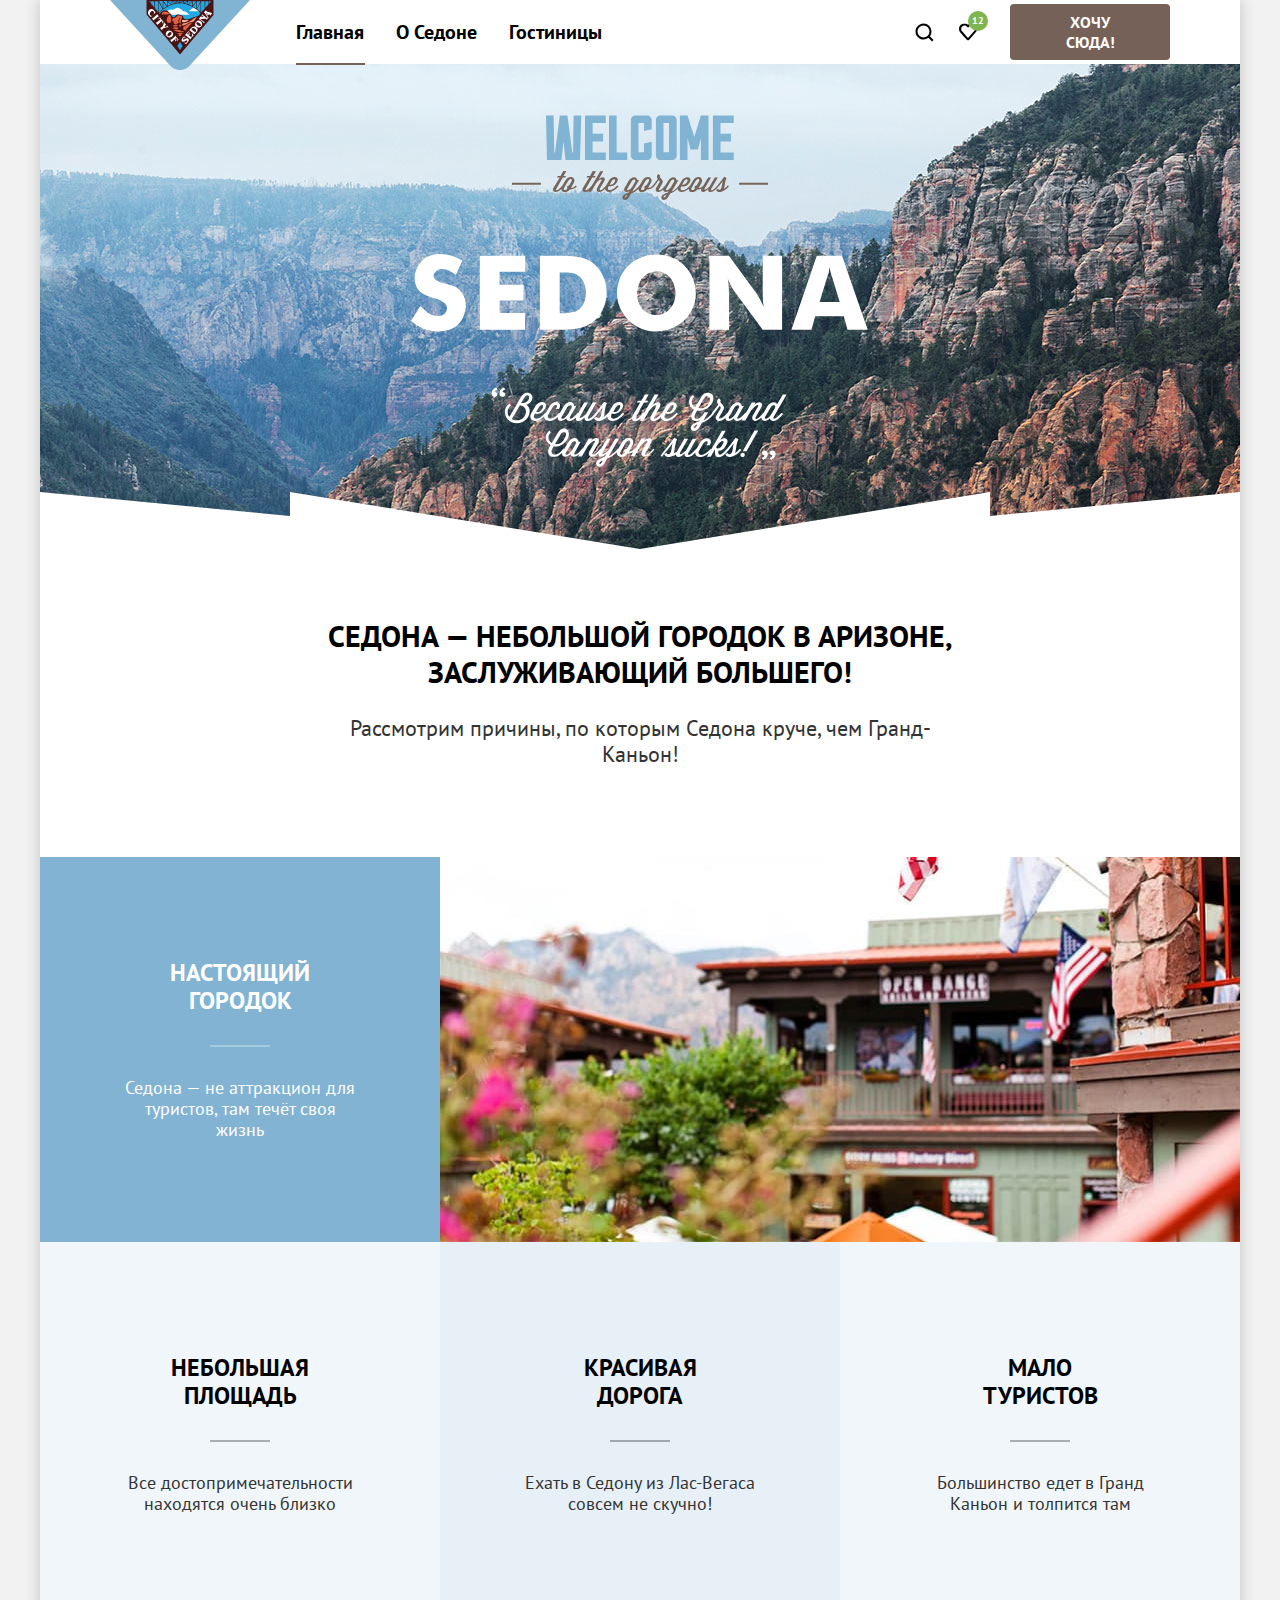
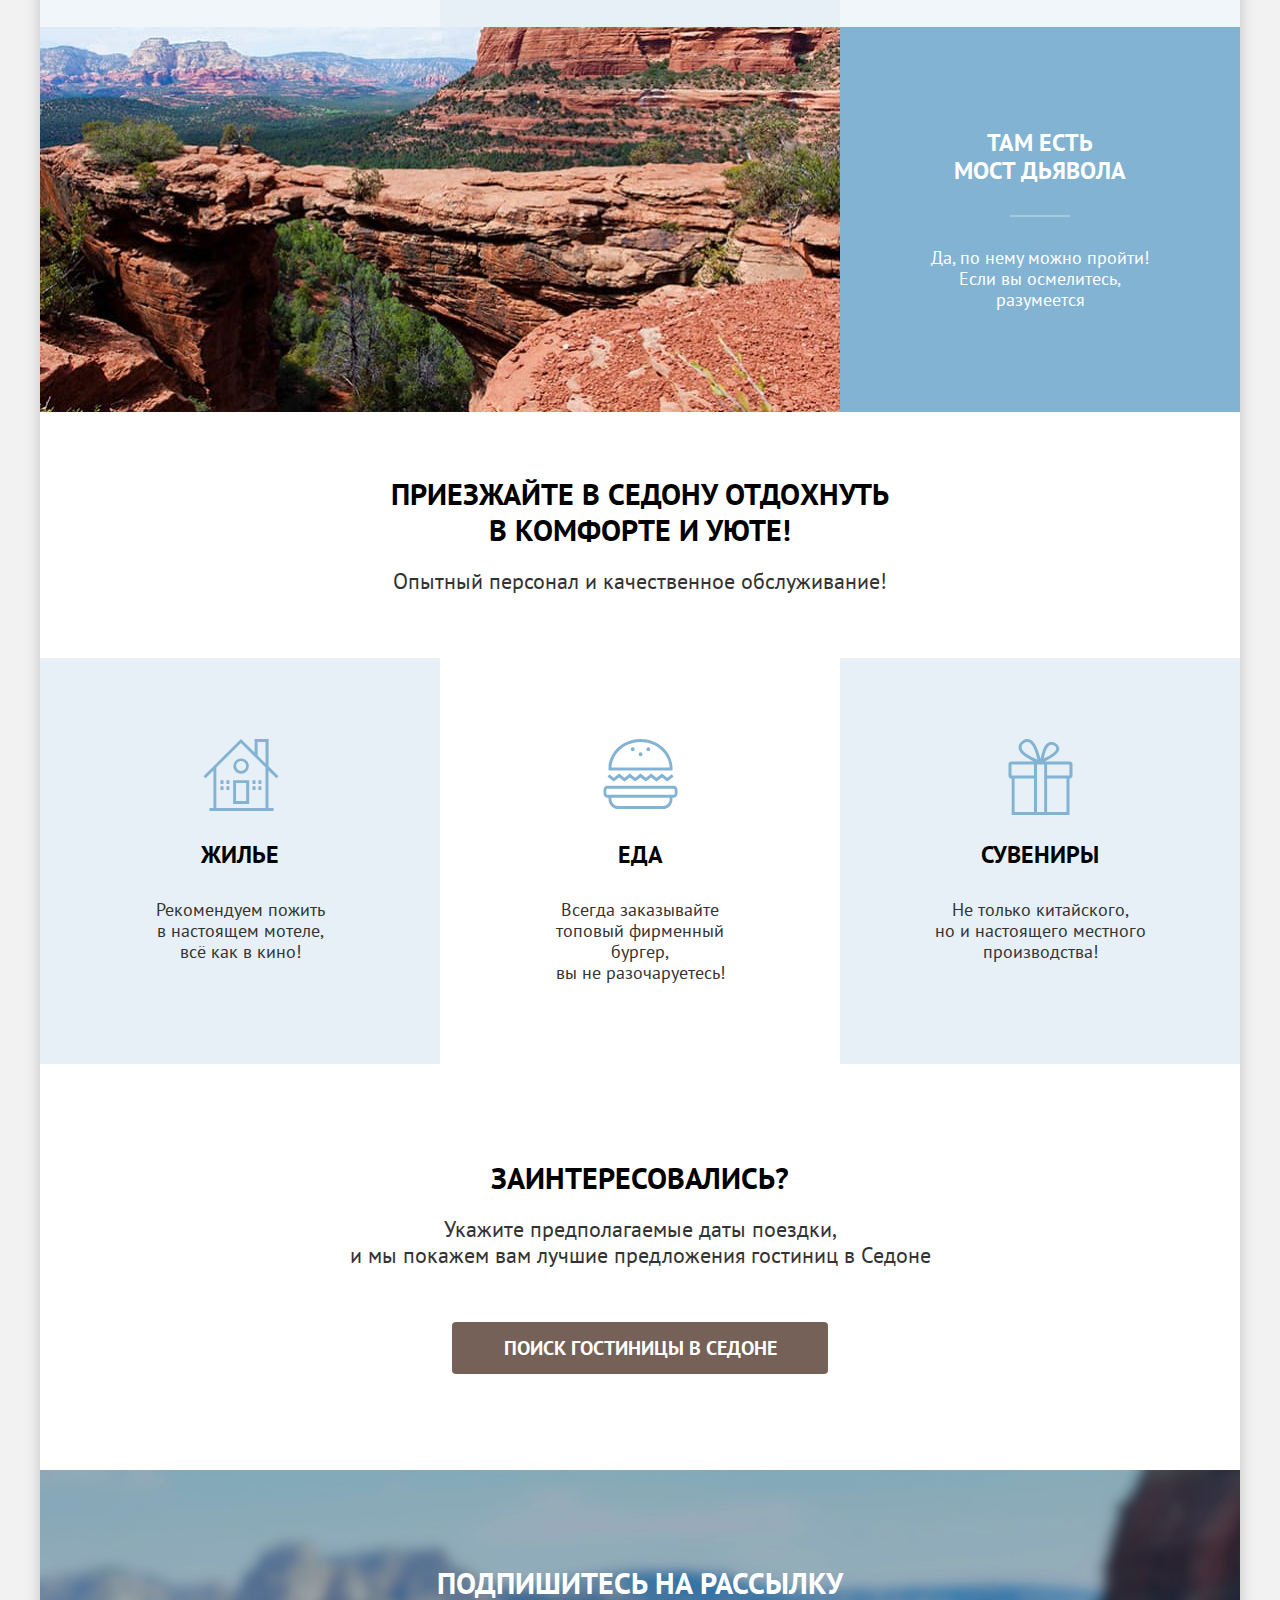
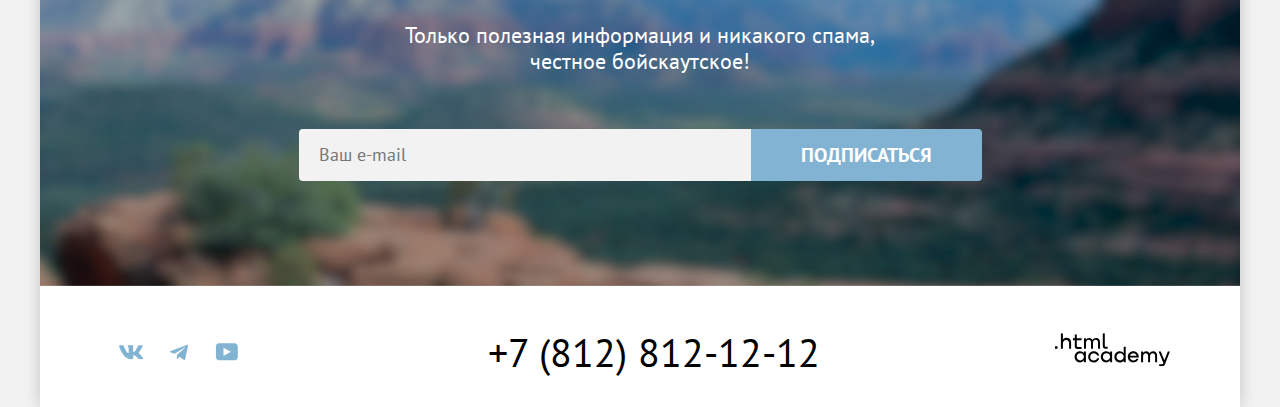
<file: index.html>
<!DOCTYPE html>
<html lang="ru">

  <head>
    <meta charset="utf-8">
    <title>HTML Academy: Седона</title>
    <link rel="stylesheet" href="styles/styles.css">
    <link rel="icon" type="image/png" sizes="32x32" href="images/favicon.png">
  </head>

  <body>
    <div class="wrapper">
      <header class="main-header">
        <nav class="main-header-navigation">
          <a href="#"><img class="main-header-logo" src="images/logo.svg" width="140" height="70"
              alt="Логотип Седона"></a>
          <ul class="main-header-list">
            <li class="main-header-item ">
              <a class="current" href="#">Главная</a>
            </li>
            <li class="main-header-item">
              <a href="#">О Седоне</a>
            </li>
            <li class="main-header-item">
              <!-- ссылка на каталог -->
              <a href="catalog.html">Гостиницы</a>
            </li>
          </ul>
          <ul class="main-header-list-user">
            <li class="main-header-list-user-item">
              <a class="serch-user" href="#">
                <span class="visually-hidden">Поиск</span>
                <svg class="search-svg" aria-hidden="true" focusable="false" xmlns="http://www.w3.org/2000/svg"
                  width="20" height="20" fill="none" viewBox="0 0 20 20">
                  <path
                    d="m19.5 18-3.7-3.67c1-1.3 1.7-2.98 1.7-4.87a8 8 0 0 0-8-7.96c-4.4 0-8 3.68-8 8.06a8 8 0 0 0 12.9 6.26l3.7 3.68 1.4-1.5Zm-10-2.48a6 6 0 0 1-6-5.96 6 6 0 0 1 12 0 6 6 0 0 1-6 5.96Z">
                  </path>
                </svg>
              </a>
            </li>
            <li class="main-header-list-user-item">
              <a class="like-user" href="#">
                <span class="visually-hidden">Лайки</span>
                <span class="like">12</span>
                <svg class="like-svg" width="18" height="17" viewBox="0 0 18 17" fill="none"
                  xmlns="http://www.w3.org/2000/svg">
                  <path
                    d="M8.9 17C8.6 17 8.3 16.9 8.1 16.6C2.7 10.5 1.4 9.1 1.1 8.7C0.4 7.8 0 6.6 0 5.4C0 2.4 2.4 0 5.5 0C6.8 0 8 0.5 9 1.3C10 0.5 11.3 0 12.5 0C15.5 0 18 2.4 18 5.4C18 6.7 17.5 7.9 16.7 8.8L9.7 16.7C9.5 16.9 9.3 17 8.9 17ZM2.9 7.5C3.2 7.9 6.4 11.5 9 14.4L15.2 7.4C15.7 6.9 15.9 6.2 15.9 5.4C15.9 3.6 14.4 2.1 12.6 2.1C11.6 2.1 10.6 2.6 9.9 3.4C9.6 3.7 9.3 3.8 9 3.8C8.7 3.8 8.4 3.6 8.2 3.4C7.5 2.6 6.5 2.1 5.5 2.1C3.7 2.1 2.2 3.6 2.2 5.4C2.1 6.3 2.5 7 2.9 7.5C2.8 7.5 2.8 7.5 2.9 7.5Z">
                  </path>
                </svg>

              </a>
            </li>
            <li class="main-header-list-user-item">
              <a class="main-header-link" href="#">Хочу сюда!</a>
            </li>
          </ul>
        </nav>
      </header>

      <main class="main main-contener">
        <section class="main-hero">
          <h1 class="visually-hidden">
            Добро пожаловать в Седону
          </h1>
          <img src="images/welcome.svg" width="458" height="352" alt="Добро пожаловать в Седону">
        </section>

        <section class="main-advantages">
          <div class="wrapper-subtitle">
            <h2 class="subtitle">
              Седона — небольшой городок в Аризоне, заслуживающий большего!
            </h2>
            <p class="main-advantages-text text-subtitle">Рассмотрим причины, по которым Седона круче, чем Гранд-Каньон!
            </p>
          </div>
          <ul class="main-advantages-list">
            <li class="main-advantages-item text-photo">
              <div class="text-photo-wrapper">
                <h3>Настоящий городок</h3>
                <p>Седона — не аттракцион для туристов, там течёт своя жизнь</p>
              </div>
              <img src="images/photo-1.jpg" width="800" height="385" alt="Седона это целый город со своими плюсами">
            </li>
            <li class="main-advantages-item">
              <div class="item-advantages-text-wrap">
                <h3>Небольшая площадь</h3>
                <p>Все достопримечательности находятся очень близко</p>
              </div>
            </li>
            <li class="main-advantages-item transparent-bg">
              <div class="item-advantages-text-wrap">
                <h3>Красивая <br> дорога</h3>
                <p>Ехать в Седону из Лас-Вегаса совсем не скучно!</p>
              </div>
            </li>
            <li class="main-advantages-item">
              <div class="item-advantages-text-wrap">
                <h3>Мало <br> туристов</h3>
                <p>Большинство едет в Гранд Каньон и толпится там</p>
              </div>
            </li>
            <li class="main-advantages-item text-photo revers">
              <div class="item-advantages-text-wrap text-photo-wrapper">
                <h3>Там есть<br>мост дьявола</h3>
                <p>Да, по нему можно пройти! Если вы осмелитесь, разумеется</p>
              </div>
              <img src="images/photo-2.jpg" width="800" height="385" alt="Вид на Мост длявола">
            </li>
          </ul>

          <div class="subtitle-come-wrap">
            <h2 class="subtitle subtitle-down">Приезжайте в Седону отдохнуть в комфорте и уюте!</h2>
            <p class="main-advantages-text text-subtitle">Опытный персонал и качественное обслуживание!</p>
          </div>
          <ul class="main-advantages-list-service">
            <li class="transparent-bg">
              <h3 class="home-service">Жилье</h3>
              <p>Рекомендуем пожить<br>в настоящем мотеле,<br>всё как в кино!</p>
            </li>
            <li>
              <h3 class="food-service">Еда</h3>
              <p>Всегда заказывайте<br>топовый фирменный бургер,<br>вы не разочаруетесь!</p>
            </li>
            <li class="transparent-bg">
              <h3 class="suvenirs-service">Сувениры</h3>
              <p>Не только китайского,<br>но и настоящего местного<br>производства!</p>
            </li>
          </ul>
        </section>

        <section class="search">
          <h2 class="visually-hidden">Поиск Гостиницы</h2>
          <p class="subtitle-search">
            <b>Заинтересовались?</b>
          </p>
          <p class="search-description text-subtitle">Укажите предполагаемые даты поездки,<br>и мы покажем вам лучшие
            предложения гостиниц
            в Седоне</p>
          <a class="search-link" href="#">ПОИСК ГОСТИНИЦЫ В седоне</a>
        </section>

        <section class="main-follow">
          <h2 class="subtitle main-follow-subtitle">Подпишитесь на рассылку</h2>
          <p class="text-subtitle-follow">Только полезная информация и никакого спама,<br>честное бойскаутское!</p>
          <form class="main-follow-form" action="https://echo.htmlacademy.ru/courses">
            <label class="visually-hidden" for="subs">Введите e-mail</label>
            <input class="main-follow-email" type="email" name="subs" placeholder="Ваш e-mail" id="subs" required>
            <button class="follow-button" type="submit">Подписаться</button>
          </form>
        </section>
      </main>

      <footer class="footer">
        <ul class="footer-social-list social-list">
          <li class="footer-item">
            <a class="vk" href="#">
              <span class="visually-hidden">ВК</span>
              <svg class="vk-svg" width="25" height="15" viewBox="0 0 25 15" fill="none"
                xmlns="http://www.w3.org/2000/svg">
                <path fill-rule="evenodd" clip-rule="evenodd"
                  d="M24.1164 1.80445C24.2824 1.25845 24.1164 0.856445 23.3214 0.856445H20.6964C20.0284 0.856445 19.7204 1.20345 19.5534 1.58645C19.5534 1.58645 18.2184 4.78245 16.3274 6.85845C15.7154 7.46045 15.4374 7.65145 15.1034 7.65145C14.9364 7.65145 14.6854 7.46045 14.6854 6.91345V1.80445C14.6854 1.14845 14.5014 0.856445 13.9454 0.856445H9.81738C9.40038 0.856445 9.14938 1.16045 9.14938 1.44945C9.14938 2.07045 10.0954 2.21445 10.1924 3.96245V7.76045C10.1924 8.59345 10.0394 8.74444 9.70538 8.74444C8.81538 8.74444 6.65038 5.53345 5.36538 1.85945C5.11638 1.14445 4.86438 0.856445 4.19338 0.856445H1.56638C0.816382 0.856445 0.666382 1.20345 0.666382 1.58645C0.666382 2.26845 1.55638 5.65645 4.81138 10.1374C6.98138 13.1974 10.0364 14.8564 12.8194 14.8564C14.4884 14.8564 14.6944 14.4884 14.6944 13.8534V11.5404C14.6944 10.8034 14.8524 10.6564 15.3814 10.6564C15.7714 10.6564 16.4384 10.8484 17.9964 12.3234C19.7764 14.0724 20.0694 14.8564 21.0714 14.8564H23.6964C24.4464 14.8564 24.8224 14.4884 24.6064 13.7604C24.3684 13.0364 23.5184 11.9854 22.3914 10.7384C21.7794 10.0284 20.8614 9.26345 20.5824 8.88045C20.1934 8.38945 20.3044 8.17044 20.5824 7.73345C20.5824 7.73345 23.7824 3.30745 24.1154 1.80445H24.1164Z">
                </path>
              </svg>
            </a>
          </li>
          <li class="footer-item">
            <a class="telega" href="#">
              <span class="visually-hidden">Телеграмм</span>
              <svg class="telega-svg" width="18" height="16" viewBox="0 0 18 16" fill="none"
                xmlns="http://www.w3.org/2000/svg">
                <path
                  d="M16.785 0.955705L0.840489 7.1042C-0.247661 7.54126 -0.241365 8.14828 0.640845 8.41897L4.73445 9.69597L14.2058 3.72014C14.6537 3.44766 15.0629 3.59424 14.7265 3.89281L7.05283 10.8183H7.05103L7.05283 10.8192L6.77045 15.0387C7.18413 15.0387 7.36669 14.8489 7.59871 14.625L9.58705 12.6915L13.7229 15.7464C14.4855 16.1664 15.0332 15.9506 15.2229 15.0405L17.9379 2.2453C18.2158 1.13107 17.5126 0.626562 16.785 0.955705Z">
                </path>
              </svg>
            </a>
          </li>
          <li class="footer-item">
            <a class="youtube" href="#">
              <span class="visually-hidden">Ютуб</span>
              <svg class="youtube-svg" width="23" height="18" viewBox="0 0 23 18" fill="none"
                xmlns="http://www.w3.org/2000/svg">
                <path
                  d="M18.9402 0.356445H3.50738C1.64668 0.356445 0.333252 1.9502 0.333252 3.75645V13.8502C0.333252 15.7627 1.64668 17.3564 3.50738 17.3564H19.1591C20.8009 17.3564 22.3333 15.7627 22.3333 13.9564V3.75645C22.1143 1.9502 20.8009 0.356445 18.9402 0.356445ZM7.99494 12.8939V4.81894L15.3283 8.85645L7.99494 12.8939Z">
                </path>
              </svg>

            </a>
          </li>
        </ul>

        <a class="main-footer-tel" href="tel:+78128121212">+7 (812) 812-12-12</a>
        <a class="html-academy" href="https://htmlacademy.ru/study">
          <span class="visually-hidden">ссылка для перехода на сайт html-academy</span>
          <svg class="html-svg" width="115" height="34" viewBox="0 0 115 34" fill="none"
            xmlns="http://www.w3.org/2000/svg">
            <g clip-path="url(#clip0_33515_1190)">
              <path d="M0 13.2564V15.8564H2.5V13.2564H0Z" fill="black" />
              <path
                d="M11.6 4.85645C10 4.85645 8.8 5.55645 8 6.55645H7.9V0.356445H5.9V15.8564H7.9V10.5564C7.9 8.45645 9.2 6.95645 11.2 6.95645C13 6.95645 14.1 8.35645 14.1 10.1564V15.8564H16.1V9.75644C16.2 6.75644 14.3 4.85645 11.6 4.85645Z"
                fill="black" />
              <path
                d="M26.6 5.15645H21.8V1.45645H19.8V5.25645H17.9V7.25645H19.8V13.2564C19.8 14.9564 20.8 15.9564 22.5 15.9564H26.6V13.9564H22.9C22.2 13.9564 21.8 13.5564 21.8 12.8564V7.15645H26.6V5.15645Z"
                fill="black" />
              <path
                d="M41.1 4.95645C39.5 4.95645 38.2 5.75644 37.6 7.05645H37.5C36.9 5.85645 35.7 4.95645 34.1 4.95645C32.7 4.95645 31.6 5.75645 31 6.75645H30.9V5.15645H29V15.7564H31V10.3564C31 8.35645 32 6.85645 33.6 6.85645C35.1 6.85645 36 7.85645 36 9.45645V15.7564H38V10.1564C38 7.75645 39.4 6.85645 40.6 6.85645C42.1 6.85645 43 7.85645 43 9.45645V15.7564H45V9.25644C45.1 6.75644 43.6 4.95645 41.1 4.95645Z"
                fill="black" />
              <path
                d="M47.8 13.0564C47.8 14.7564 48.8 15.7564 50.6 15.7564H52.6V13.7564H50.9C50.2 13.7564 49.8 13.3564 49.8 12.6564V0.356445H47.8V13.0564Z"
                fill="black" />
              <path
                d="M28.9 20.0564C28 18.9564 26.7 18.2564 25 18.2564C21.9 18.2564 19.6 20.5564 19.6 23.8564C19.6 27.1564 21.9 29.4564 25 29.4564C26.8 29.4564 28 28.6564 28.8 27.5564H28.9V29.1564H30.9V18.5564H28.9V20.0564ZM25.3 27.4564C23.1 27.4564 21.7 25.8564 21.7 23.8564C21.7 21.8564 23.1 20.2564 25.3 20.2564C27.5 20.2564 28.9 21.8564 28.9 23.8564C28.9 25.7564 27.5 27.4564 25.3 27.4564Z"
                fill="black" />
              <path
                d="M44.2 22.3564C43.7 19.9564 41.6 18.2564 38.8 18.2564C35.4 18.2564 33.2 20.7564 33.2 23.8564C33.2 26.9564 35.4 29.4564 38.8 29.4564C41.6 29.4564 43.7 27.6564 44.2 25.2564H42.1C41.7 26.5564 40.4 27.5564 38.8 27.5564C36.6 27.5564 35.2 25.9564 35.2 23.9564C35.2 21.9564 36.6 20.3564 38.8 20.3564C40.4 20.3564 41.6 21.3564 42.1 22.5564H44.2V22.3564Z"
                fill="black" />
              <path
                d="M55.1 20.0564C54.2 18.9564 52.9 18.2564 51.2 18.2564C48.1 18.2564 45.8 20.5564 45.8 23.8564C45.8 27.1564 48.1 29.4564 51.2 29.4564C53 29.4564 54.2 28.6564 55 27.5564H55.1V29.1564H57.1V18.5564H55.1V20.0564ZM51.5 27.4564C49.3 27.4564 47.9 25.8564 47.9 23.8564C47.9 21.8564 49.3 20.2564 51.5 20.2564C53.7 20.2564 55.1 21.8564 55.1 23.8564C55.1 25.7564 53.6 27.4564 51.5 27.4564Z"
                fill="black" />
              <path
                d="M68.7 20.1564C67.8 19.0564 66.5 18.2564 64.8 18.2564C61.7 18.2564 59.4 20.5564 59.4 23.8564C59.4 27.1564 61.6 29.4564 64.8 29.4564C66.5 29.4564 67.8 28.6564 68.6 27.6564H68.7V29.1564H70.7V13.7564H68.7V20.1564ZM65.1 27.4564C62.9 27.4564 61.5 25.8564 61.5 23.8564C61.5 21.8564 62.9 20.2564 65.1 20.2564C67.3 20.2564 68.7 21.8564 68.7 23.8564C68.6 25.8564 67.2 27.4564 65.1 27.4564Z"
                fill="black" />
              <path
                d="M78.3 18.2564C75 18.2564 72.8 20.7564 72.8 23.8564C72.8 26.8564 74.9 29.4564 78.3 29.4564C80.8 29.4564 82.8 28.1564 83.5 25.8564H81.4C80.9 26.8564 79.8 27.4564 78.4 27.4564C76.5 27.4564 75.1 26.1564 75 24.5564H83.8C84 20.9564 81.8 18.2564 78.3 18.2564ZM78.3 20.1564C80 20.1564 81.3 21.1564 81.6 22.7564H75.1C75.4 21.2564 76.6 20.1564 78.3 20.1564Z"
                fill="black" />
              <path
                d="M98.2 18.2564C96.6 18.2564 95.3 19.0564 94.6 20.2564H94.5C93.9 19.0564 92.7 18.2564 91.1 18.2564C89.7 18.2564 88.6 18.9564 88 20.0564V18.5564H86.1V29.1564H88.1V23.7564C88.1 21.7564 89.1 20.3564 90.7 20.2564C92.2 20.2564 93.1 21.2564 93.1 22.8564V29.1564H95.1V23.5564C95.1 21.1564 96.5 20.2564 97.7 20.2564C99.2 20.2564 100.1 21.2564 100.1 22.8564V29.1564H102.1V22.6564C102.2 20.0564 100.7 18.2564 98.2 18.2564Z"
                fill="black" />
              <path
                d="M109.4 27.3564L105.8 18.4564H103.6L108.4 30.0564C108.1 30.9564 107.7 31.2564 106.7 31.2564H104.2V33.2564H106.7C108.5 33.2564 109.5 32.4564 110.2 30.6564L114.9 18.4564H112.8L109.4 27.3564Z"
                fill="black" />
            </g>
            <defs>
              <clipPath id="clip0_33515_1190">
                <rect width="115" height="33" fill="white" transform="translate(0 0.356445)" />
              </clipPath>
            </defs>
          </svg>
        </a>
      </footer>

    </div>
    <div class="modal shadow">
      <div class="modal-content">
        <h2>Поиск гостиницы в седоне</h2>
        <button class="modal-close" type="button">
          <span class="visually-hidden">Закрыть окно бронирования</span>
          <svg class="modal-close-swg" width="15" height="15" viewBox="0 0 15 15" fill="none"
            xmlns="http://www.w3.org/2000/svg">
            <path
              d="M14.4905 1.78288L13.1982 0.49057L7.49048 6.19826L1.78279 0.49057L0.490479 1.78288L6.19817 7.49057L0.490479 13.1983L1.78279 14.4906L7.49048 8.78288L13.1982 14.4906L14.4905 13.1983L8.78279 7.49057L14.4905 1.78288Z" />
          </svg>
        </button>
        <form action="https://echo.htmlacademy.ru/courses" method="get">
          <fieldset class="modal-long">
            <label class="modal-form-title">
              <span class="date-comin">Дата Заезда:</span>
              <input type="text" class="modal-date" value="27 апреля 2020" placeholder="Укажите дату" name="Дата заезда"
                required>
            </label>
            <button class="modal-calendar" type="button">
              <span class="visually-hidden">Кнопка календаря</span>
              <svg class="modal-calendar-swg" width="16" height="15" viewBox="0 0 16 15" fill="none"
                xmlns="http://www.w3.org/2000/svg">
                <path
                  d="M5.75 10C6.05 10 6.25 9.8 6.25 9.5C6.25 9.2 6.05 9 5.75 9C5.45 9 5.25 9.2 5.25 9.5C5.25 9.8 5.45 10 5.75 10Z" />
                <path
                  d="M15 2H13V0H12V2H4V0H3V2H1C0.4 2 0 2.4 0 3V14C0 14.5 0.4 15 1 15H15C15.5 15 16 14.5 16 14V3C16 2.4 15.5 2 15 2ZM15 14H1V7H15V14ZM1 6V3H3V5H4V3H12V5H13V3H15V6H1Z" />
                <path d="M8 10C8.3 10 8.5 9.8 8.5 9.5C8.5 9.2 8.3 9 8 9C7.7 9 7.5 9.2 7.5 9.5C7.5 9.8 7.7 10 8 10Z" />
                <path
                  d="M10.25 10C10.55 10 10.75 9.8 10.75 9.5C10.75 9.2 10.55 9 10.25 9C9.95 9 9.75 9.2 9.75 9.5C9.75 9.8 9.95 10 10.25 10Z" />
                <path
                  d="M5.75 11C5.45 11 5.25 11.2 5.25 11.5C5.25 11.8 5.45 12 5.75 12C6.05 12 6.25 11.8 6.25 11.5C6.25 11.2 6.05 11 5.75 11Z" />
                <path d="M3.5 10C3.8 10 4 9.8 4 9.5C4 9.2 3.8 9 3.5 9C3.2 9 3 9.2 3 9.5C3 9.8 3.2 10 3.5 10Z" />
                <path
                  d="M3.5 11C3.2 11 3 11.2 3 11.5C3 11.8 3.2 12 3.5 12C3.8 12 4 11.8 4 11.5C4 11.2 3.8 11 3.5 11Z" />
                <path
                  d="M8 11C7.7 11 7.5 11.2 7.5 11.5C7.5 11.8 7.7 12 8 12C8.3 12 8.5 11.8 8.5 11.5C8.5 11.2 8.3 11 8 11Z" />
                <path
                  d="M10.25 11C9.95 11 9.75 11.2 9.75 11.5C9.75 11.8 9.95 12 10.25 12C10.55 12 10.75 11.8 10.75 11.5C10.75 11.2 10.55 11 10.25 11Z" />
                <path
                  d="M12.5 10C12.8 10 13 9.8 13 9.5C13 9.2 12.8 9 12.5 9C12.2 9 12 9.2 12 9.5C12 9.8 12.2 10 12.5 10Z" />
                <path
                  d="M12.5 11C12.2 11 12 11.2 12 11.5C12 11.8 12.2 12 12.5 12C12.8 12 13 11.8 13 11.5C13 11.2 12.8 11 12.5 11Z" />
              </svg>
            </button>
            <span class="modal-text eror">Мы не можем отправить вас в прошлое.</span>
          </fieldset>
          <fieldset class="modal-long">
            <label class="modal-form-title out">
              <span class="date-out">Дата Выезда:</span>
              <input type="text" class="modal-date" value="1 сентября 2023" placeholder="Укажите дату"
                name="Дата выезда" required>
            </label>
            <button class="modal-calendar" type="button">
              <span class="visually-hidden">Кнопка календаря</span>
              <svg class="modal-calendar-swg" width="16" height="15" viewBox="0 0 16 15" fill="none"
                xmlns="http://www.w3.org/2000/svg">
                <path
                  d="M5.75 10C6.05 10 6.25 9.8 6.25 9.5C6.25 9.2 6.05 9 5.75 9C5.45 9 5.25 9.2 5.25 9.5C5.25 9.8 5.45 10 5.75 10Z" />
                <path
                  d="M15 2H13V0H12V2H4V0H3V2H1C0.4 2 0 2.4 0 3V14C0 14.5 0.4 15 1 15H15C15.5 15 16 14.5 16 14V3C16 2.4 15.5 2 15 2ZM15 14H1V7H15V14ZM1 6V3H3V5H4V3H12V5H13V3H15V6H1Z" />
                <path d="M8 10C8.3 10 8.5 9.8 8.5 9.5C8.5 9.2 8.3 9 8 9C7.7 9 7.5 9.2 7.5 9.5C7.5 9.8 7.7 10 8 10Z" />
                <path
                  d="M10.25 10C10.55 10 10.75 9.8 10.75 9.5C10.75 9.2 10.55 9 10.25 9C9.95 9 9.75 9.2 9.75 9.5C9.75 9.8 9.95 10 10.25 10Z" />
                <path
                  d="M5.75 11C5.45 11 5.25 11.2 5.25 11.5C5.25 11.8 5.45 12 5.75 12C6.05 12 6.25 11.8 6.25 11.5C6.25 11.2 6.05 11 5.75 11Z" />
                <path d="M3.5 10C3.8 10 4 9.8 4 9.5C4 9.2 3.8 9 3.5 9C3.2 9 3 9.2 3 9.5C3 9.8 3.2 10 3.5 10Z" />
                <path
                  d="M3.5 11C3.2 11 3 11.2 3 11.5C3 11.8 3.2 12 3.5 12C3.8 12 4 11.8 4 11.5C4 11.2 3.8 11 3.5 11Z" />
                <path
                  d="M8 11C7.7 11 7.5 11.2 7.5 11.5C7.5 11.8 7.7 12 8 12C8.3 12 8.5 11.8 8.5 11.5C8.5 11.2 8.3 11 8 11Z" />
                <path
                  d="M10.25 11C9.95 11 9.75 11.2 9.75 11.5C9.75 11.8 9.95 12 10.25 12C10.55 12 10.75 11.8 10.75 11.5C10.75 11.2 10.55 11 10.25 11Z" />
                <path
                  d="M12.5 10C12.8 10 13 9.8 13 9.5C13 9.2 12.8 9 12.5 9C12.2 9 12 9.2 12 9.5C12 9.8 12.2 10 12.5 10Z" />
                <path
                  d="M12.5 11C12.2 11 12 11.2 12 11.5C12 11.8 12.2 12 12.5 12C12.8 12 13 11.8 13 11.5C13 11.2 12.8 11 12.5 11Z" />
              </svg>
            </button>
            <span class="modal-text">На эти даты есть свободные номера. Пока есть.</span>
          </fieldset>
          <div class="people-wrap">
            <fieldset>
              <label for="amount" class="people-senior">
                Взрослые:
              </label>
              <div class="people-button-wrap">
                <button class="button-minus" type="button">
                  <span class="visually-hidden">уменьшить</span>
                </button>
                <input id="amount" type="number" value="2" name="Кол-во взрослых" required>
                <button class="button-plus" type="button">
                  <span class="visually-hidden">увеличить</span>
                </button>
              </div>
            </fieldset>
            <fieldset>
              <label for="amont-children" class="people-children">
                Дети:
              </label>
              <button type="button" class="people-info">
                <span class="visually-hidden">информация о заселении детей</span>
                <svg class="info-swg" width="2" height="12" viewBox="0 0 2 12" fill="none"
                  xmlns="http://www.w3.org/2000/svg">
                  <path fill-rule="evenodd" clip-rule="evenodd" d="M0 0H2V2H0V0ZM2 12H0V3H2V12Z" />
                </svg>
              </button>
              <div class="infiorm-block">
                <p class="infiorm-block-text">
                  Укажите количество детей, которые будут с вами, возраст которых от 6 до 18 лет. Дети <br> до 6 лет
                  размещаются
                  бесплатно.
                </p>
              </div>
              <div class="people-button-wrap">
                <button class="button-minus" type="button">
                  <span class="visually-hidden">увеличить</span>
                </button>
                <input id="amont-children" type="number" value="2" name="Кол-во детей">
                <button class="button-plus" type="button">
                  <span class="visually-hidden">уменьшить</span>
                </button>
              </div>
            </fieldset>
          </div>
          <button class="people-serch" type="submit">Найти</button>
        </form>
      </div>
    </div>
  </body>

</html>
</file>
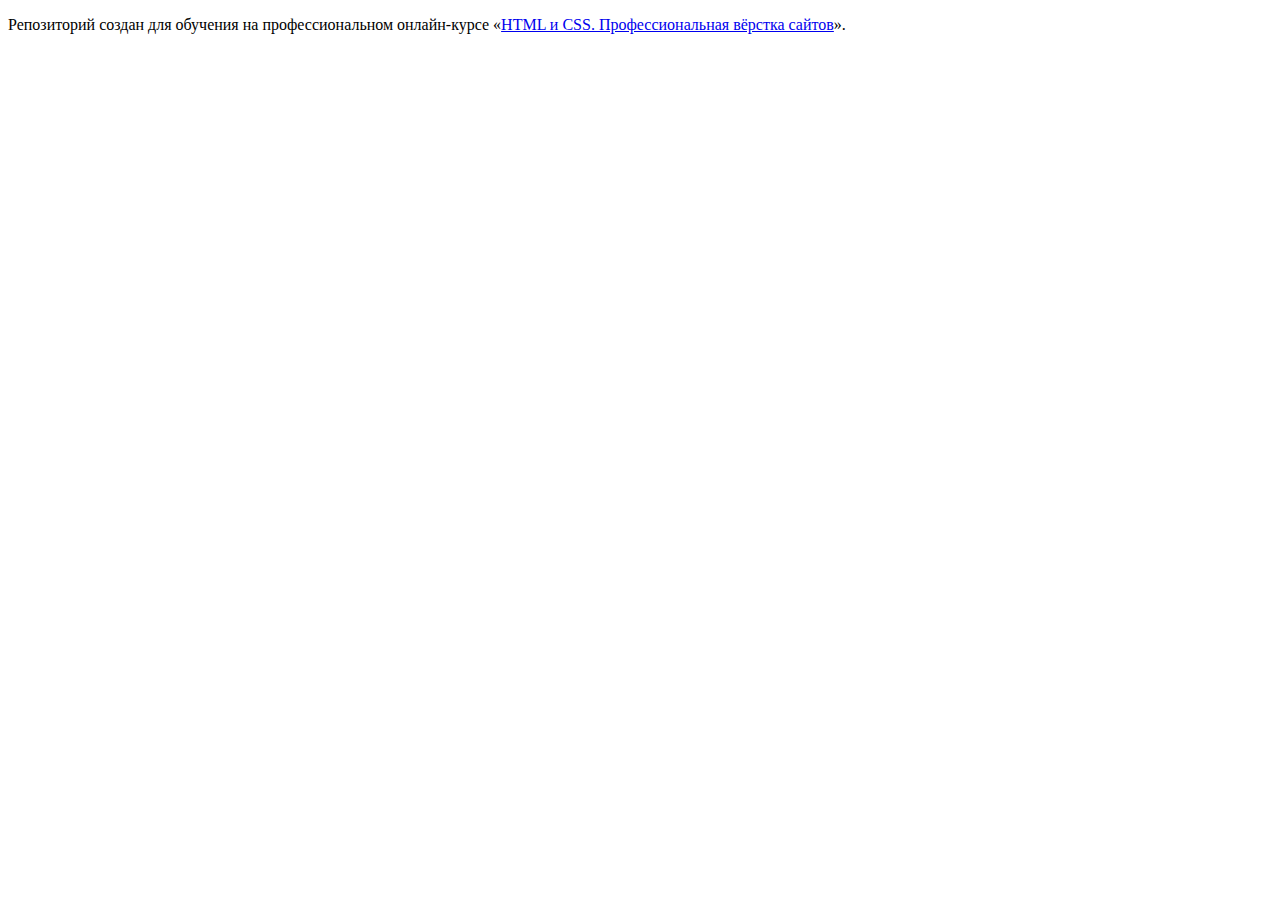
<file: master/index.html>
<!DOCTYPE html>
<html lang="ru">
  <head>
    <meta charset="utf-8">
    <title>HTML Academy: Седона</title>
    <base href="https://htmlacademy-htmlcss.github.io/2399439-sedona-39/master/">
</head>
  <body>

    <p>Репозиторий создан для обучения на профессиональном онлайн‑курсе «<a href="https://htmlacademy.ru/intensive/htmlcss">HTML и CSS. Профессиональная вёрстка сайтов</a>».</p>

  </body>
</html>
</file>
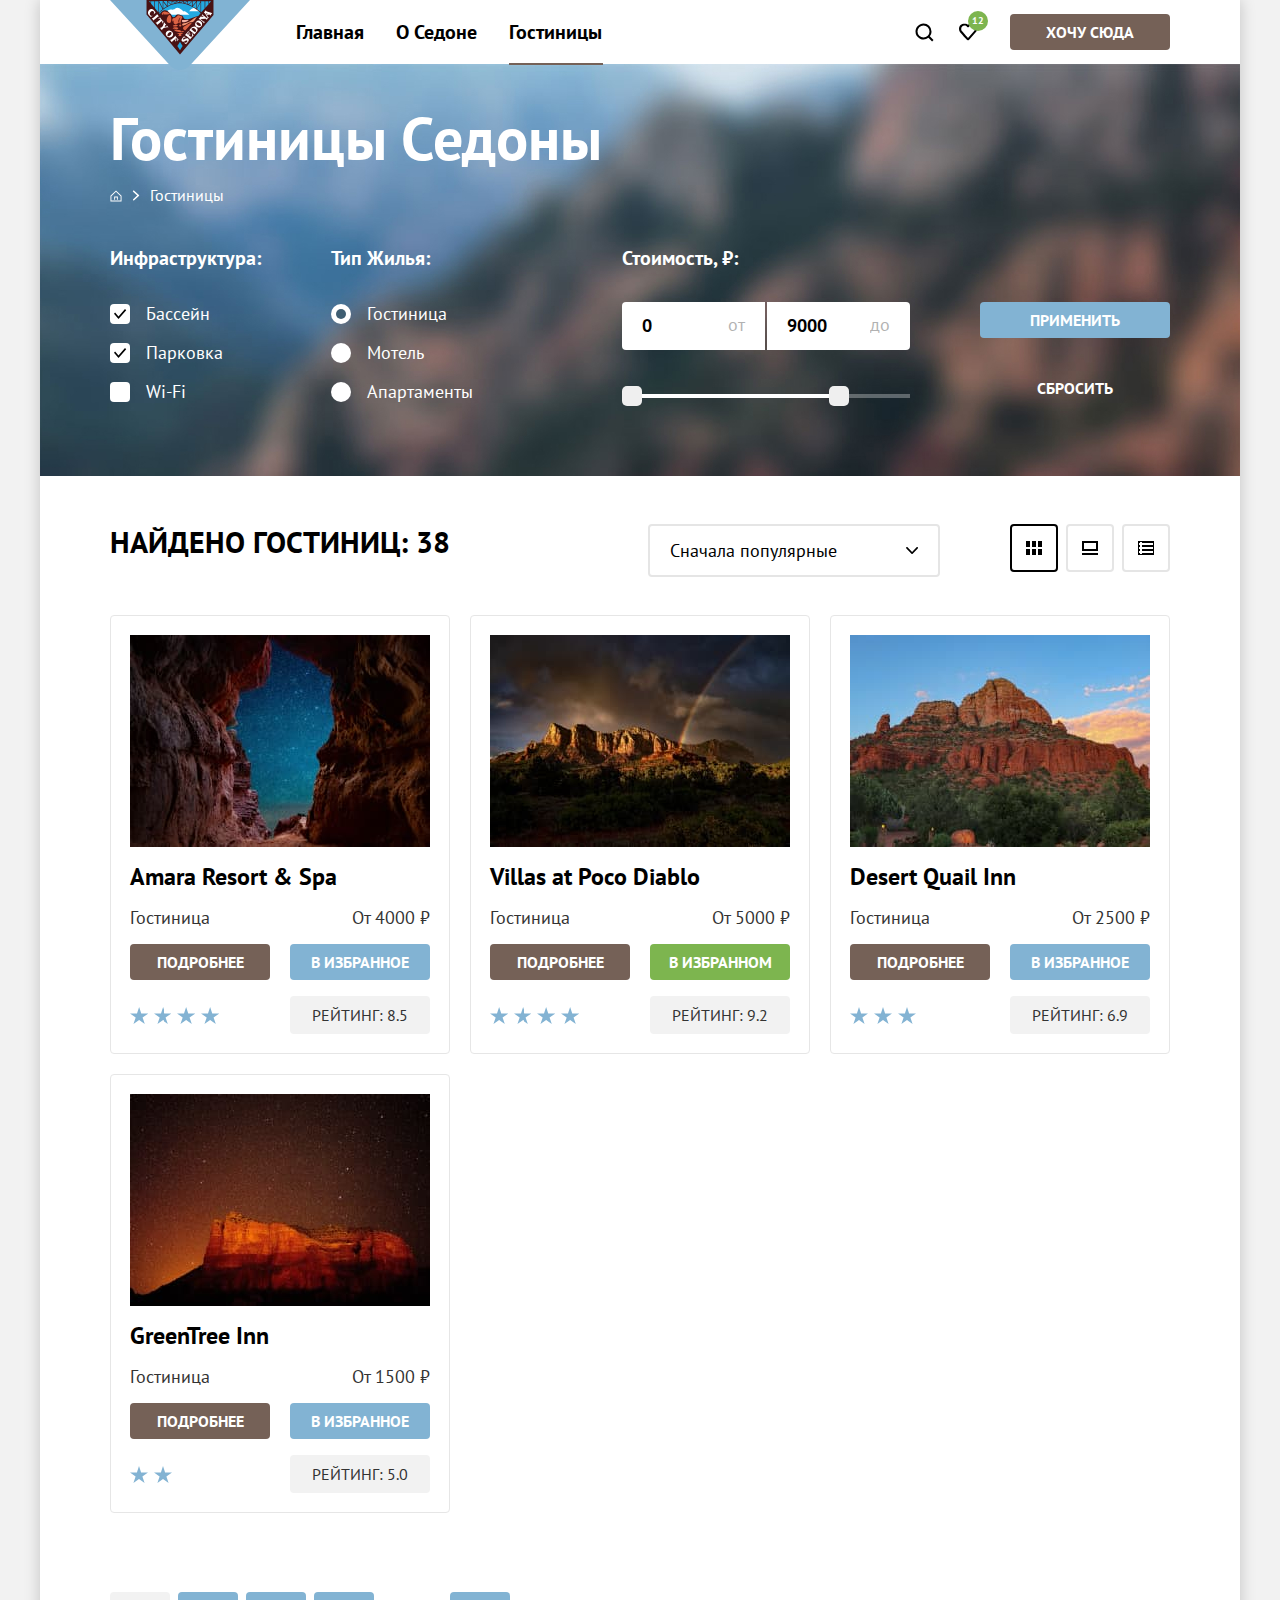
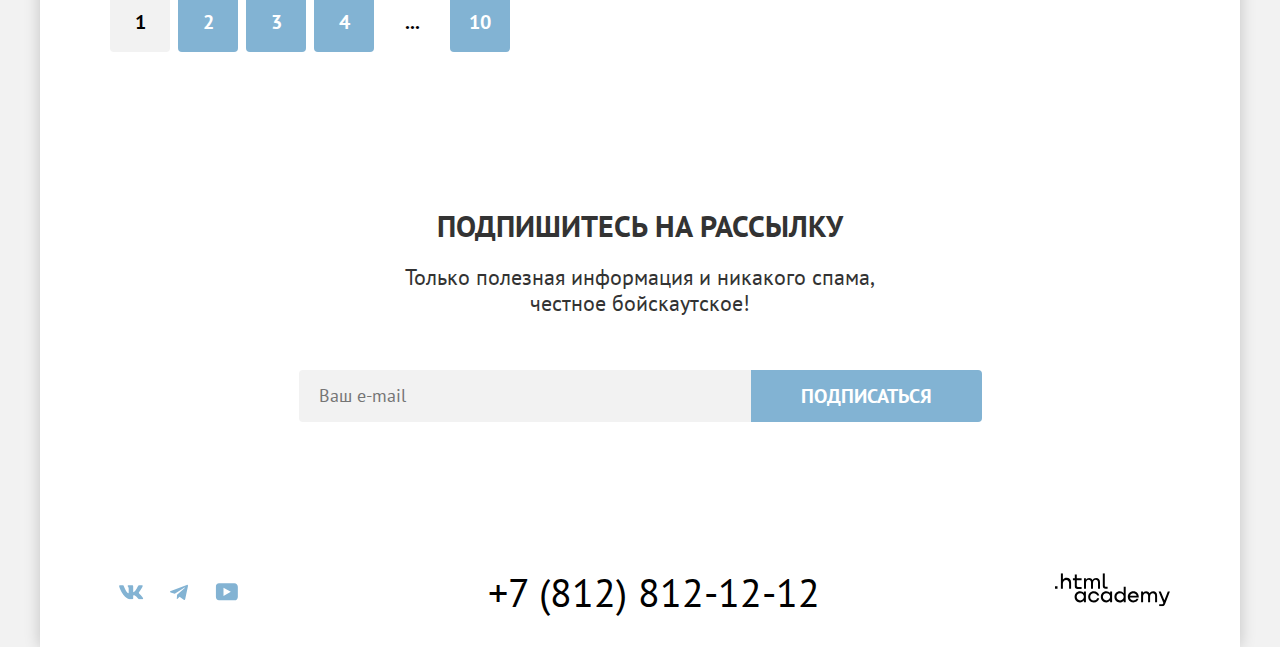
<file: catalog.html>
<!DOCTYPE html>
<html lang="ru">

  <head>
    <meta charset="UTF-8">
    <meta name="viewport" content="width=device-width, initial-scale=1.0">
    <title>Каталог</title>
    <link rel="stylesheet" href="styles/styles.css">
    <link rel="icon" type="image/png" sizes="32x32" href="images/favicon.png">
  </head>

  <body>

    <div class="wrapper">
      <header class="main-header">
        <nav class="main-header-navigation">
          <a href="#"><img class="main-header-logo" src="images/logo.svg" width="140" height="70"
              alt="Логотип Седона"></a>
          <ul class="main-header-list">
            <li class="main-header-item ">
              <a href="index.html">Главная</a>
            </li>
            <li class="main-header-item">
              <a href="#">О Седоне</a>
            </li>
            <li class="main-header-item">
              <!-- ссылка на каталог -->
              <a class="current" href="catalog.html">Гостиницы</a>
            </li>
          </ul>
          <ul class="main-header-list-user">
            <li class="main-header-list-user-item">
              <a class="serch-user" href="#">
                <span class="visually-hidden">Поиск</span>
                <svg class="search-svg" aria-hidden="true" focusable="false" xmlns="http://www.w3.org/2000/svg"
                  width="20" height="20" fill="none" viewBox="0 0 20 20">
                  <path
                    d="m19.5 18-3.7-3.67c1-1.3 1.7-2.98 1.7-4.87a8 8 0 0 0-8-7.96c-4.4 0-8 3.68-8 8.06a8 8 0 0 0 12.9 6.26l3.7 3.68 1.4-1.5Zm-10-2.48a6 6 0 0 1-6-5.96 6 6 0 0 1 12 0 6 6 0 0 1-6 5.96Z">
                  </path>
                </svg>
              </a>
            </li>
            <li class="main-header-list-user-item">
              <a class="like-user" href="#">
                <span class="visually-hidden">Лайки</span>
                <span class="like">12</span>
                <svg class="like-svg" width="18" height="17" viewBox="0 0 18 17" fill="none"
                  xmlns="http://www.w3.org/2000/svg">
                  <path
                    d="M8.9 17C8.6 17 8.3 16.9 8.1 16.6C2.7 10.5 1.4 9.1 1.1 8.7C0.4 7.8 0 6.6 0 5.4C0 2.4 2.4 0 5.5 0C6.8 0 8 0.5 9 1.3C10 0.5 11.3 0 12.5 0C15.5 0 18 2.4 18 5.4C18 6.7 17.5 7.9 16.7 8.8L9.7 16.7C9.5 16.9 9.3 17 8.9 17ZM2.9 7.5C3.2 7.9 6.4 11.5 9 14.4L15.2 7.4C15.7 6.9 15.9 6.2 15.9 5.4C15.9 3.6 14.4 2.1 12.6 2.1C11.6 2.1 10.6 2.6 9.9 3.4C9.6 3.7 9.3 3.8 9 3.8C8.7 3.8 8.4 3.6 8.2 3.4C7.5 2.6 6.5 2.1 5.5 2.1C3.7 2.1 2.2 3.6 2.2 5.4C2.1 6.3 2.5 7 2.9 7.5C2.8 7.5 2.8 7.5 2.9 7.5Z">
                  </path>
                </svg>

              </a>
            </li>
            <li class="main-header-list-user-item">
              <a class="main-header-link" href="#">Хочу сюда</a>
            </li>
          </ul>
        </nav>
      </header>


      <main class="main-catalog main-contener">
        <h1 class="visually-hidden">Каталог сайта</h1>
        <section class="filters">
          <h2 class="filters-title">Гостиницы Седоны</h2>
          <ul class="filters-breadcrumbs">
            <li>
              <a class="filters-item home" href="index.html"><span class="visually-hidden">Главная</span></a>
            </li>
            <li>
              <a class="filters-item hotel" href="#">Гостиницы</a>
            </li>
          </ul>

          <!-- Фильтры -->

          <form class="filters-window" action="https://echo.htmlacademy.ru" method="get">
            <fieldset class="filters-group">
              <legend class="filters-group-title">Инфраструктура:</legend>
              <ul class="filters-group-list">
                <li class="filters-group-item">
                  <label class="cotrol">
                    <input class="filters-group-control-input visually-hidden" type="checkbox" name="bas" checked>
                    <span class="filters-group-control-mark"></span>
                    <span class="control-name">Бассейн</span>
                  </label>
                </li>
                <li class="filters-group-item">
                  <label class="cotrol">
                    <input class="filters-group-control-input visually-hidden" type="checkbox" name="parcing" checked>
                    <span class="filters-group-control-mark"></span>
                    <span class="control-name">Парковка</span>
                  </label>
                </li>
                <li class="filters-group-item">
                  <label class="cotrol">
                    <input class="filters-group-control-input visually-hidden" type="checkbox" name="wi-fi">
                    <span class="filters-group-control-mark"></span>
                    <span class="control-name">Wi-Fi</span>
                  </label>
                </li>
              </ul>
            </fieldset>

            <fieldset class="filters-group filters-group-radio-wrap">
              <legend class="filters-group-title">Тип жилья:</legend>
              <ul class="filters-group-list">
                <li class="filters-group-item">
                  <label class="control-radio">
                    <input class="control-input visually-hidden" type="radio" name="hostel" checked>
                    <span class="filters-group-radio"></span>
                    <span class="radio-name">Гостиница</span>
                  </label>
                </li>
                <li class="filters-group-item">
                  <label class="control-radio">
                    <input class="control-input visually-hidden" type="radio" name="hostel">
                    <span class="filters-group-radio"></span>
                    <span class="radio-name">Мотель</span>
                  </label>
                </li>
                <li class="filters-group-item">
                  <label class="control-radio">
                    <input class="control-input visually-hidden" type="radio" name="hostel">
                    <span class="filters-group-radio"></span>
                    <span class="radio-name">Апартаменты</span>
                  </label>
                </li>
              </ul>
            </fieldset>
            <fieldset class="filters-price-input">
              <legend class="filters-group-title">Стоимость, ₽:</legend>
              <div class="filters-price-input-wraper">
                <label class="price-low" for="price-low">от</label>
                <input class="inp-price" name="price-input" id="price-low" type="number" value="0">
                <label class="price-height" for="price-high">до</label>
                <input class="inp-price for" name="price-input" id="price-high" type="number" value="9000">
              </div>
              <div class="range">
                <div class="range-bar" style="left: 0; width: 207px;">
                  <button type="button">
                    <span class="visually-hidden">Изменить минимальную стоимость</span>
                  </button>
                  <button type="button">
                    <span class="visually-hidden">Изменить максимальную стоимость</span>
                  </button>
                </div>
              </div>
            </fieldset>
            <div class="buttons-wrap">
              <button class="filters-window-button action" type="submit">Применить</button>
              <button class="filters-window-button reset-hover" type="reset">Сбросить</button>
            </div>
          </form>
        </section>

        <section class="search-gallery">

          <h2 class="visually-hidden">Каталог поиска</h2>
          <p class="search-gallery-title">
            <span>Найдено гостиниц:</span>
            <span class="search-gallery-found">38</span>
          </p>

          <select class="select-control" aria-label="Сортировка">
            <option value="popular">Сначала популярные</option>
            <option value="cheap">Сначала дешёвые</option>
            <option value="expensive">Сначала дорогие</option>
          </select>

          <ul class="search-gallery-button-vievs">
            <li>
              <button class="grid viev-activ" type="button"><span class="visually-hidden">Вид плиткой</span></button>
            </li>
            <li>
              <button class="slider" type="button"><span class="visually-hidden">Вид слайдер</span></button>
            </li>
            <li>
              <button class="column" type="button"><span class="visually-hidden">Вид списком</span></button>
            </li>
          </ul>
        </section>

        <section class="catalog">
          <ul class="catalog-list">

            <li class="catalog-item">
              <img src="images/catalog-images/hotel-1.jpg" width="300" height="212"
                alt="На фото изображен Курортный отель Amara Resort & Spa">
              <h3 class="catalog-item-title">Amara Resort & Spa</h3>
              <p class="catalog-item-text">Гостиница</p>
              <p class="catalog-item-price">От 4000 ₽</p>
              <a class="catalog-item-button-detailed button" href="#">Подробнее</a>
              <button class="catalog-item-button-like button" type="button">
                В избранное
              </button>
              <span class="stars four-stars"></span>
              <span class="score">Рейтинг: 8.5</span>
            </li>

            <li class="catalog-item">
              <img src="images/catalog-images/hotel-2.jpg" width="300" height="212"
                alt="На фото изображен Villas at Poco Diablo">
              <h3 class="catalog-item-title">Villas at Poco Diablo</h3>
              <p class="catalog-item-text">Гостиница</p>
              <p class="catalog-item-price">От 5000 ₽</p>
              <a class="catalog-item-button-detailed button" href="#">Подробнее</a>
              <button class="catalog-item-button-like button in-favorites" type="button">
                В избранном
              </button>
              <span class="stars four-stars"></span>
              <span class="score">Рейтинг: 9.2</span>
            </li>

            <li class="catalog-item">
              <img src="images/catalog-images/hotel-3.jpg" width="300" height="212"
                alt="На фото изображен Desert Quail Inn">
              <h3 class="catalog-item-title">Desert Quail Inn</h3>
              <p class="catalog-item-text">Гостиница</p>
              <p class="catalog-item-price">От 2500 ₽</p>
              <a class="catalog-item-button-detailed button" href="#">Подробнее</a>
              <button class="catalog-item-button-like button" type="button">
                В избранное
              </button>
              <span class="stars three-stars"></span>
              <span class="score">Рейтинг: 6.9</span>
            </li>

            <li class="catalog-item">
              <img src="images/catalog-images/hotel-4.jpg" width="300" height="212"
                alt="На фото изображен GreenTree Inn">
              <h3 class="catalog-item-title">GreenTree Inn</h3>
              <p class="catalog-item-text">Гостиница</p>
              <p class="catalog-item-price">От 1500 ₽</p>
              <a class="catalog-item-button-detailed button" href="#">Подробнее</a>
              <button class="catalog-item-button-like button" type="button">
                В избранное
              </button>
              <span class="stars two-stars"></span>
              <span class="score">Рейтинг: 5.0</span>
            </li>
          </ul>
        </section>

        <section class="paganation">
          <h2 class="visually-hidden">Список страниц</h2>
          <ul class="paganation-list">

            <li class="paganation-item">
              <a class="paganation-link pagination-current" href="#">1</a>
            </li>

            <li class="paganation-item">
              <a class="paganation-link pagination" href="#">2</a>
            </li>

            <li class="paganation-item">
              <a class="paganation-link pagination" href="#">3</a>
            </li>

            <li class="paganation-item">
              <a class="paganation-link pagination" href="#">4</a>
            </li>

            <li class="paganation-item">
              <a class="paganation-link pagination-next" href="#">
                <span>...</span>
              </a>
            </li>
            <li class="paganation-item">
              <a class="paganation-link" href="#">10</a>
            </li>
          </ul>
        </section>

        <section class="subscribe">
          <h2>Подпишитесь на рассылку</h2>
          <p>Только полезная информация и никакого спама, честное бойскаутское!</p>
          <form class="subscribe-form" action="https://echo.htmlacademy.ru/courses">
            <label class="visually-hidden" for="subs">Введите e-mail</label>
            <input type="email" name="subs" placeholder="Ваш e-mail" id="subs" required>
            <button class="button follow-button" type="submit">Подписаться</button>
          </form>
        </section>
      </main>

      <footer class="footer">
        <ul class="footer-social-list social-list">
          <li class="footer-item">
            <a class="vk" href="#">
              <span class="visually-hidden">ВК</span>
              <svg class="vk-svg" width="25" height="15" viewBox="0 0 25 15" fill="none"
                xmlns="http://www.w3.org/2000/svg">
                <path fill-rule="evenodd" clip-rule="evenodd"
                  d="M24.1164 1.80445C24.2824 1.25845 24.1164 0.856445 23.3214 0.856445H20.6964C20.0284 0.856445 19.7204 1.20345 19.5534 1.58645C19.5534 1.58645 18.2184 4.78245 16.3274 6.85845C15.7154 7.46045 15.4374 7.65145 15.1034 7.65145C14.9364 7.65145 14.6854 7.46045 14.6854 6.91345V1.80445C14.6854 1.14845 14.5014 0.856445 13.9454 0.856445H9.81738C9.40038 0.856445 9.14938 1.16045 9.14938 1.44945C9.14938 2.07045 10.0954 2.21445 10.1924 3.96245V7.76045C10.1924 8.59345 10.0394 8.74444 9.70538 8.74444C8.81538 8.74444 6.65038 5.53345 5.36538 1.85945C5.11638 1.14445 4.86438 0.856445 4.19338 0.856445H1.56638C0.816382 0.856445 0.666382 1.20345 0.666382 1.58645C0.666382 2.26845 1.55638 5.65645 4.81138 10.1374C6.98138 13.1974 10.0364 14.8564 12.8194 14.8564C14.4884 14.8564 14.6944 14.4884 14.6944 13.8534V11.5404C14.6944 10.8034 14.8524 10.6564 15.3814 10.6564C15.7714 10.6564 16.4384 10.8484 17.9964 12.3234C19.7764 14.0724 20.0694 14.8564 21.0714 14.8564H23.6964C24.4464 14.8564 24.8224 14.4884 24.6064 13.7604C24.3684 13.0364 23.5184 11.9854 22.3914 10.7384C21.7794 10.0284 20.8614 9.26345 20.5824 8.88045C20.1934 8.38945 20.3044 8.17044 20.5824 7.73345C20.5824 7.73345 23.7824 3.30745 24.1154 1.80445H24.1164Z">
                </path>
              </svg>
            </a>
          </li>
          <li class="footer-item">
            <a class="telega" href="#">
              <span class="visually-hidden">Телеграмм</span>
              <svg class="telega-svg" width="18" height="16" viewBox="0 0 18 16" fill="none"
                xmlns="http://www.w3.org/2000/svg">
                <path
                  d="M16.785 0.955705L0.840489 7.1042C-0.247661 7.54126 -0.241365 8.14828 0.640845 8.41897L4.73445 9.69597L14.2058 3.72014C14.6537 3.44766 15.0629 3.59424 14.7265 3.89281L7.05283 10.8183H7.05103L7.05283 10.8192L6.77045 15.0387C7.18413 15.0387 7.36669 14.8489 7.59871 14.625L9.58705 12.6915L13.7229 15.7464C14.4855 16.1664 15.0332 15.9506 15.2229 15.0405L17.9379 2.2453C18.2158 1.13107 17.5126 0.626562 16.785 0.955705Z">
                </path>
              </svg>
            </a>
          </li>
          <li class="footer-item">
            <a class="youtube" href="#">
              <span class="visually-hidden">Ютуб</span>
              <svg class="youtube-svg" width="23" height="18" viewBox="0 0 23 18" fill="none"
                xmlns="http://www.w3.org/2000/svg">
                <path
                  d="M18.9402 0.356445H3.50738C1.64668 0.356445 0.333252 1.9502 0.333252 3.75645V13.8502C0.333252 15.7627 1.64668 17.3564 3.50738 17.3564H19.1591C20.8009 17.3564 22.3333 15.7627 22.3333 13.9564V3.75645C22.1143 1.9502 20.8009 0.356445 18.9402 0.356445ZM7.99494 12.8939V4.81894L15.3283 8.85645L7.99494 12.8939Z">
                </path>
              </svg>

            </a>
          </li>
        </ul>

        <a class="main-footer-tel" href="tel:+78128121212">+7 (812) 812-12-12</a>
        <a class="html-academy" href="https://htmlacademy.ru/study">
          <span class="visually-hidden">ссылка для перехода на сайт html-academy</span>
          <svg class="html-svg" width="115" height="34" viewBox="0 0 115 34" fill="none"
            xmlns="http://www.w3.org/2000/svg">
            <g clip-path="url(#clip0_33515_1190)">
              <path d="M0 13.2564V15.8564H2.5V13.2564H0Z" fill="black" />
              <path
                d="M11.6 4.85645C10 4.85645 8.8 5.55645 8 6.55645H7.9V0.356445H5.9V15.8564H7.9V10.5564C7.9 8.45645 9.2 6.95645 11.2 6.95645C13 6.95645 14.1 8.35645 14.1 10.1564V15.8564H16.1V9.75644C16.2 6.75644 14.3 4.85645 11.6 4.85645Z"
                fill="black" />
              <path
                d="M26.6 5.15645H21.8V1.45645H19.8V5.25645H17.9V7.25645H19.8V13.2564C19.8 14.9564 20.8 15.9564 22.5 15.9564H26.6V13.9564H22.9C22.2 13.9564 21.8 13.5564 21.8 12.8564V7.15645H26.6V5.15645Z"
                fill="black" />
              <path
                d="M41.1 4.95645C39.5 4.95645 38.2 5.75644 37.6 7.05645H37.5C36.9 5.85645 35.7 4.95645 34.1 4.95645C32.7 4.95645 31.6 5.75645 31 6.75645H30.9V5.15645H29V15.7564H31V10.3564C31 8.35645 32 6.85645 33.6 6.85645C35.1 6.85645 36 7.85645 36 9.45645V15.7564H38V10.1564C38 7.75645 39.4 6.85645 40.6 6.85645C42.1 6.85645 43 7.85645 43 9.45645V15.7564H45V9.25644C45.1 6.75644 43.6 4.95645 41.1 4.95645Z"
                fill="black" />
              <path
                d="M47.8 13.0564C47.8 14.7564 48.8 15.7564 50.6 15.7564H52.6V13.7564H50.9C50.2 13.7564 49.8 13.3564 49.8 12.6564V0.356445H47.8V13.0564Z"
                fill="black" />
              <path
                d="M28.9 20.0564C28 18.9564 26.7 18.2564 25 18.2564C21.9 18.2564 19.6 20.5564 19.6 23.8564C19.6 27.1564 21.9 29.4564 25 29.4564C26.8 29.4564 28 28.6564 28.8 27.5564H28.9V29.1564H30.9V18.5564H28.9V20.0564ZM25.3 27.4564C23.1 27.4564 21.7 25.8564 21.7 23.8564C21.7 21.8564 23.1 20.2564 25.3 20.2564C27.5 20.2564 28.9 21.8564 28.9 23.8564C28.9 25.7564 27.5 27.4564 25.3 27.4564Z"
                fill="black" />
              <path
                d="M44.2 22.3564C43.7 19.9564 41.6 18.2564 38.8 18.2564C35.4 18.2564 33.2 20.7564 33.2 23.8564C33.2 26.9564 35.4 29.4564 38.8 29.4564C41.6 29.4564 43.7 27.6564 44.2 25.2564H42.1C41.7 26.5564 40.4 27.5564 38.8 27.5564C36.6 27.5564 35.2 25.9564 35.2 23.9564C35.2 21.9564 36.6 20.3564 38.8 20.3564C40.4 20.3564 41.6 21.3564 42.1 22.5564H44.2V22.3564Z"
                fill="black" />
              <path
                d="M55.1 20.0564C54.2 18.9564 52.9 18.2564 51.2 18.2564C48.1 18.2564 45.8 20.5564 45.8 23.8564C45.8 27.1564 48.1 29.4564 51.2 29.4564C53 29.4564 54.2 28.6564 55 27.5564H55.1V29.1564H57.1V18.5564H55.1V20.0564ZM51.5 27.4564C49.3 27.4564 47.9 25.8564 47.9 23.8564C47.9 21.8564 49.3 20.2564 51.5 20.2564C53.7 20.2564 55.1 21.8564 55.1 23.8564C55.1 25.7564 53.6 27.4564 51.5 27.4564Z"
                fill="black" />
              <path
                d="M68.7 20.1564C67.8 19.0564 66.5 18.2564 64.8 18.2564C61.7 18.2564 59.4 20.5564 59.4 23.8564C59.4 27.1564 61.6 29.4564 64.8 29.4564C66.5 29.4564 67.8 28.6564 68.6 27.6564H68.7V29.1564H70.7V13.7564H68.7V20.1564ZM65.1 27.4564C62.9 27.4564 61.5 25.8564 61.5 23.8564C61.5 21.8564 62.9 20.2564 65.1 20.2564C67.3 20.2564 68.7 21.8564 68.7 23.8564C68.6 25.8564 67.2 27.4564 65.1 27.4564Z"
                fill="black" />
              <path
                d="M78.3 18.2564C75 18.2564 72.8 20.7564 72.8 23.8564C72.8 26.8564 74.9 29.4564 78.3 29.4564C80.8 29.4564 82.8 28.1564 83.5 25.8564H81.4C80.9 26.8564 79.8 27.4564 78.4 27.4564C76.5 27.4564 75.1 26.1564 75 24.5564H83.8C84 20.9564 81.8 18.2564 78.3 18.2564ZM78.3 20.1564C80 20.1564 81.3 21.1564 81.6 22.7564H75.1C75.4 21.2564 76.6 20.1564 78.3 20.1564Z"
                fill="black" />
              <path
                d="M98.2 18.2564C96.6 18.2564 95.3 19.0564 94.6 20.2564H94.5C93.9 19.0564 92.7 18.2564 91.1 18.2564C89.7 18.2564 88.6 18.9564 88 20.0564V18.5564H86.1V29.1564H88.1V23.7564C88.1 21.7564 89.1 20.3564 90.7 20.2564C92.2 20.2564 93.1 21.2564 93.1 22.8564V29.1564H95.1V23.5564C95.1 21.1564 96.5 20.2564 97.7 20.2564C99.2 20.2564 100.1 21.2564 100.1 22.8564V29.1564H102.1V22.6564C102.2 20.0564 100.7 18.2564 98.2 18.2564Z"
                fill="black" />
              <path
                d="M109.4 27.3564L105.8 18.4564H103.6L108.4 30.0564C108.1 30.9564 107.7 31.2564 106.7 31.2564H104.2V33.2564H106.7C108.5 33.2564 109.5 32.4564 110.2 30.6564L114.9 18.4564H112.8L109.4 27.3564Z"
                fill="black" />
            </g>
            <defs>
              <clipPath id="clip0_33515_1190">
                <rect width="115" height="33" fill="white" transform="translate(0 0.356445)" />
              </clipPath>
            </defs>
          </svg>
        </a>
      </footer>
    </div>

  </body>

</html>
</file>
<file: styles/styles.css>
@font-face {
  font-family: "PT Sans";
  font-style: normal;
  font-weight: 400;
  src: url("../fonts/ptsans-400.woff2") format("woff2");
  font-display: swap;
}
@font-face {
  font-family: "PT Sans";
  font-style: normal;
  font-weight: 700;
  src: url("../fonts/ptsans-700.woff2") format("woff2");
  font-display: swap;
}

html {
  box-sizing: border-box;
}

*,
*:after,
*:before {
  box-sizing: inherit;
}


body {
  font-family: "PT Sans", sans-serif;
  font-weight: 400;
  font-size: 18px;
  line-height: 21px;
  color: #333333;
  background-color: #f2f2f2;
  margin: 0;
}

.visually-hidden {
  position: absolute;
  width: 1px;
  height: 1px;
  margin: -1px;
  border: 0;
  padding: 0;
  white-space: nowrap;
  clip-path: inset(100%);
  clip: rect(0 0 0 0);
  overflow: hidden;
}

.wrapper {
  min-height: 100vh;
  display: flex;
  flex-direction: column;
  width: 1200px;
  margin: 0 auto;
  background-color: #ffffff;
  box-shadow: 0 0 15px 0 rgba(0, 0, 0, 0.2);
}

.main-contener {
  flex-grow: 1;
}

/* Шапка */

.main-header {
  padding: 0 70px;
}

.main-header-navigation {
  font-weight: 700;
  font-size: 20px;
  line-height: 24px;
  display: flex;
  align-items: center;
  }
.main-header-navigation a{
  z-index: 1;
  align-self: flex-start;
  }


  .main-header-logo {
    display: block;
  margin-bottom: -6px;
}

.main-header-list {
  display: flex;
  flex-wrap: wrap;
  list-style: none;
  padding-left: 0;
  margin: 0;
  margin-left: 30px;
  max-width: 450px;
}
.main-header-list a{
  display: block;
  padding: 20px 16px;
}

.main-header-navigation a {
  color: #000000;
  text-decoration: none;
}

.main-header-item  {
  position: relative;
}
.main-header-item a:hover,
.main-header-item a:focus-visible {
  color: #756157;
}
.main-header-item a:active{
  color: #756157;
  opacity: 0.3;
}
.current::before {
  content: "";
  position: absolute;
  left: 16px;
  right: 15px;
  bottom: -1px;
  height: 2px;
  background-color: #756157;
}

.main-header-list-user {
  font-size: 16px;
  line-height: 20px;
  color: #ffffff;
  max-width: 300px;
  margin: 0;
  margin-left: auto;
  display: flex;
  flex-wrap: wrap;
  justify-content: flex-start;
  list-style: none;
  align-items: center;
  padding-left: 0;
}
.main-header-list-user a{
  display: block;
}

.search-svg {
  fill: #000000;
  position: absolute;
  top: 50%;
  left: 50%;
  transform: translate(-50%,-50%);
}

.serch-user:hover,
.serch-user:focus-visible {
  .search-svg{
    fill: #756157;
  }
}

.like-user:hover,
.like-user:focus-visible {
  .like-svg {
    fill: #756157;
  }
}
.serch-user:active,
.like-user:active{
  color: #756157;
  opacity: 0.3;
}



.serch-user {
  width: 44px;
  height: 64px;
  position: relative;
}

.like-user {
  width: 44px;
  height: 64px;
  position: relative;
}

.like-svg {
  fill: #000000;
  position: absolute;
  top: 50%;
  left: 50%;
  transform: translate(-50%,-50%);
  z-index: -1;
}

.like {
  border-radius: 50%;
  background-color: #7db54f;
  display: flex;
  align-items: center;
  justify-content: center;
  width: 20px;
  height: 20px;
  color: #ffffff;
  font-size: 10px;
  line-height: 10px;
  position: absolute;
  top: 11px;
  left: 22px;

}

.main-header-navigation .main-header-link {
  background-color: #756157;
  color: #ffffff;
  font-size: 16px;
  line-height: 20px;
  text-transform: uppercase;
  text-align: center;
  border-radius: 4px;
  padding: 8px 34px;
  margin-left: 20px;
  width: 160px;
}
.main-header-navigation .main-header-link:hover,
.main-header-navigation .main-header-link:focus-visible {
  background-color: #615048;
}
.main-header-navigation .main-header-link:active {
  background-color: #615048;
  color: rgba(255, 255, 255, 0.3);
}

/* Основное содержание */

.main-hero {
  background-color: #63f5ee;
  background-image: url("../images/index-background.jpg");
  background-repeat: no-repeat;
  background-size: cover;
  padding-top: 51px;
  min-height: 485px;
  margin-bottom: 69px;
}
.main-hero img {
  display: block;
  margin: 0 auto;
}

.wrapper-subtitle {
  margin: 0 auto;
  margin-bottom: 90px;
  max-width: 651px;
}

.main-advantages {
  text-align: center;
  margin-bottom: 96px;
}
.main-advantages-list {
  display: flex;
  flex-wrap: wrap;
  margin: 0;
  list-style: none;
  padding-left: 0;
}

.main-advantages-item {
  width: 400px;
  display: flex;
  align-items: center;
  min-height: 385px;
  background-color: rgba(131, 179, 211, 0.12);
  }

.main-advantages-text {
  text-align: center;
}

.transparent-bg {
  background-color: rgb(131, 179, 211, 0.2);
}

.text-photo {
  display: flex;
  background-color: #82b3d3;
}
.subtitle {
  font-weight: 700;
  font-size: 30px;
  line-height: 36px;
  text-transform: uppercase;
  color: #000000;
  margin: 0;
  margin-bottom: 25px;
}
.subtitle-down {
  margin-bottom: 20px;
}

.text-subtitle {
  font-size: 22px;
  line-height: 26px;
  margin: 0;
}

/* Галлерея */
.main-advantages-list {
  color: #000000;
  margin-bottom: 64px;
}
.main-advantages-list h3{
  font-weight: 700;
  font-size: 24px;
  line-height: 28px;
  text-transform: uppercase;
}

.item-advantages-text-wrap h3::after {
  content: "";
  width: 60px;
  height: 2px;
  background-color: rgba(0, 0, 0, 0.3);
  margin: 30px auto;
  display: block;
}

.text-photo-wrapper h3::after {
  content: "";
  width: 60px;
  height: 2px;
  background-color: rgba(255, 255, 255, 0.3);
  margin: 30px auto;
  display: block;
}

.text-photo-wrapper h3{
  margin: 0;
}
.text-photo-wrapper p{
  margin: 0;
}

.item-advantages-text-wrap {
  min-height: 100%;
  padding: 112px 85px;
}
.item-advantages-text-wrap h3 {
  margin: 0;
}
.item-advantages-text-wrap p {
  margin: 0;
  color: #333333;
}

.text-photo {
  color: #ffffff;
  width: 100%;
}

.revers {
  display: flex;
  flex-direction: row-reverse;
}

.text-photo-wrapper {
  min-height: 100%;
  padding: 102px 85px;
}
.text-photo-wrapper p{
  color: #ffffff;
}

.subtitle-come-wrap {
  padding: 0 347px;
  margin: 0 auto;
  margin-bottom: 64px;
}

.main-advantages-list-service {
  list-style: none;
  padding-left: 0;
  display: flex;
  flex-wrap: wrap;
  margin: 0;
}

.main-advantages-list-service p {
  margin: 0;
}

.main-advantages-list-service h3 {
  margin: 0;
  margin-bottom: 30px;
}

.home-service::before {
  content: url("../images/home.svg");
  margin: 0 auto 30px;
  display: block;
  width: 75px;
  height: 72px;
}

.food-service::before {
  content: url("../images/food.svg");
  margin: 0 auto 30px;
  display: block;
  width: 75px;
  height: 72px;
}

.suvenirs-service::before {
  content: url("../images/surpice.svg");
  margin: 0 auto 30px;
  display: block;
  width: 75px;
  height: 72px;
}


.main-advantages-list-service li {
  width: 400px;
  min-height: 385px;
  padding: 81px  85px;
}

.main-advantages-list-service h3 {
  font-weight: 700;
  font-size: 24px;
  line-height: 28px;
  text-transform: uppercase;
  text-align: center;
  color: #000000;
  }

.search {
  padding-left: 304px;
  padding-right: 304px;
  text-align: center;
  margin-bottom: 96px;
}
.search p{
  margin: 0;
  margin-bottom: 20px;
}

.subtitle-search {
  font-size: 30px;
  line-height: 36px;
  text-transform: uppercase;
  color: #000000;
}

.search .search-description {
  margin-bottom: 54px;
}

.search-link {
  text-decoration: none;
  color:#ffffff;
  background-color: #756157;
  font-weight: 700;
  font-size: 20px;
  line-height: 36px;
  text-transform: uppercase;
  border-radius: 4px;
  padding: 8px 50px;
  font-family: inherit;
  display: block;
  margin: 0 auto;
  width: 376px;
}
.search-link:hover {
  background-color: #615048;
}
.search-link:active {
  background-color: #756157;
  color: rgba(255,255,255, 0.3);
}

.main-follow .subtitle,
.text-subtitle-follow {
  color: #ffffff;
  font-size: 22px;
  line-height: 26px;
  text-align: center;
}

.text-subtitle-follow {
  margin-bottom: 55px;
}

.main-follow .main-follow-subtitle {
  font-size: 30px;
  margin-bottom: 26px;
}

.main-follow {
  text-align: center;
}

.main-follow {
  background-color: #000000;
  background-image: url("../images/follow-background.jpg");
  background-repeat: no-repeat;
  background-size: cover;
  padding: 100px 0 105px 0;
}

.main-follow-email {
  background-color: #f2f2f2;
  color:#000000;
  font-size: 18px;
  line-height: 24px;
  font-family: inherit;
}

.main-follow-form {
  display: flex;
  justify-content: center;
}

.main-follow-form input{
  font-size: 18px;
  line-height: 24px;
  border: none;
  background-color: #f2f2f2;
  width: 452px;
  padding: 14px 20px;
  border-radius: 4px 0 0 4px;
}

.follow-button {
  background-color: #82b3d3;
  border: none;
  color:#ffffff;
  font-weight: 700;
  font-size: 20px;
  line-height: 36px;
  text-transform: uppercase;
  font-family: inherit;
}
.follow-button:hover,
.follow-button:focus-visible {
  background-color: #68a2ca;
}
.follow-button:active {
  background-color: #82b3d3;
  color: rgba(255, 255, 255, 0.3);
}

/* Подвал */
.footer {
  display: flex;
  align-items: center;
  justify-content: space-between;
  padding: 40px 70px 30px 70px;
}
.footer ul {
  list-style: none;
  padding-left: 0;
}

.footer .footer-social-list {
  display: flex;
  flex-wrap: wrap;
  align-items: center;
  gap: 26px;
  padding: 0 10px;
  width: 142px;
}
.footer-social-list a{
  display: block;
  width: 18px;
  height: 15px;
  padding: 7px 11px;
}

.vk,
.telega,
.youtube {
  position: relative;
}

.vk-svg,
.telega-svg,
.youtube-svg {
  fill: #83b3d3;
  position: absolute;
  top: 50%;
  left: 50%;
  transform: translate(-50%, -50%);
}

.vk:hover,
.telega:hover,
.youtube:hover {
  .vk-svg,
  .telega-svg,
  .youtube-svg {
    fill: #68a2ca;
  }
}
.vk:focus-visible,
.telega:focus-visible,
.youtube:focus-visible {
  .vk-svg,
  .telega-svg,
  .youtube-svg {
    fill: #68a2ca;
  }
}
.vk:active,
.telega:active,
.youtube:active {
  .vk-svg,
  .telega-svg,
  .youtube-svg {
    opacity: 0.3;
  }
}

.html-academy {
  margin-left: auto;

}
.html-academy img {
  display: block;
}

.main-footer-tel {
  text-decoration: none;
  color: #000000;
  max-width: 500px;
  font-size: 40px;
  line-height: 40px;
  text-transform: uppercase;
  text-align: center;
  margin-left: auto;
}
.main-footer-tel:hover {
  color: #756157;
}
.main-footer-tel:active {
  opacity: 0.3;
}

.html-svg {
  fill: #000000;
}
.html-svg:active {
  opacity: 0.3;
}

/* Каталог */

.filters {
  color: #ffffff;
  background-color: #333333;
  background-image: url("../images/catalog-images/filter-background.jpg");
  background-repeat: no-repeat;
  background-size: cover;
  padding: 35px 70px 70px 70px;
  min-height: 412px;
  margin-bottom: 48px;
}

.filters-title {
  margin: 0;
  font-weight: 700;
  font-size: 60px;
  line-height: 78px;
  margin-bottom: 8px;
}

.filters-breadcrumbs {
  margin: 0;
  display: flex;
  flex-wrap: wrap;
  align-items: center;
  padding: 0;
  list-style: none;
  margin-bottom: 40px;
}

.filters-item:hover {
  opacity: 0.6;
}
.filters-item:active {
  opacity: 0.3;
}

.home {
  background-image: url("../images/catalog-images/home.svg");
  background-repeat: no-repeat;
  background-size: 100% auto;
  background-position: center center;
  width: 12px;
  height: 12px;
}

.hotel::before {
  content: url("../images/catalog-images/arrow.svg");
  display: block;
  margin: 0 10px;
  cursor: default;
}

.filters-breadcrumbs a {
  font-size: 16px;
  line-height: 21px;
  text-decoration: none;
  color: #ffffff;
  margin: 0;
  display: flex;
}

/* Фильтры */

.filters-window {
  display: flex;

}
.filters-window fieldset {
  border: none;
  padding: 0;
  margin: 0;
  text-transform: capitalize;
}
.filters-window ul {
  list-style: none;
  margin: 0;
  padding: 0;
}
.filters-window legend {
  margin-bottom: 32px;
}

.filters-window .filters-price-input {
  width: 288px;
  margin-left: 142px;
}

.filters-price-input-wraper {
  display: flex;
  gap: 2px;
  position: relative;
}
.filters-price-input-wraper input {
  font-family: inherit;
  font-weight: 700;
  font-size: 18px;
  line-height: 24px;
}
.filters-price-input-wraper input::-webkit-outer-spin-button,
.filters-price-input-wraper input::-webkit-inner-spin-button {
  appearance: none;
  margin: 0;
}

.price-low,
.price-height {
  opacity: 0.3;
  color: #000000;
  text-transform: lowercase;
}

.price-low {
  position: absolute;
  left: 106px;
  top: 12px;
}
.price-height {
  position: absolute;
  right: 20px;
  top: 12px;
}

.range {
  margin-top: 44px;
  width: 100%;
  height: 4px;
  background-color: rgba(255, 255, 255, 0.3);
  position: relative;
}
.range-bar {
  height: 4px;
  background-color: #ffffff;
  position: absolute;
}
.range-bar button {
  width: 20px;
  height: 20px;
  border-radius: 5px;
  cursor: pointer;
  border: none;
}
.range-bar button:hover,
.range-bar button:focus-visible {
  outline: #83b3d3 3px solid;
}
.range-bar button:active {
  opacity: 0.9;
  outline: #83b3d3 3px solid;
}
.range-bar button:disabled {
  pointer-events: none;
}
.range-bar button:first-child {
position: absolute;
left: 0;
top: 50%;
transform: translateY(-50%);
}
.range-bar button:last-child {
position: absolute;
top: -10px;
left: 100%;
top: 50%;
transform: translateX(-50%);
transform: translateY(-50%);
}


.buttons-wrap {
  display: flex;
  flex-direction: column;
  padding-top: 56px;
  margin-left: 70px;
}

.filters-window .filters-group-radio-wrap {
  margin-left: 70px;
  width: 150px;
}

.filters-group-title {
  font-weight: 700;
  font-size: 20px;
  line-height: 24px;
  text-transform: capitalize;
  padding: 0;
}

.filters-group-list li{
  margin-bottom: 16px;
  line-height: 23px;
}
.filters-group-list li:last-child {
  margin-bottom: 0;
}

.filters-group-list label {
  display: flex;
  align-items: center;
}

.filters-group-item:hover {
opacity: 0.6;
}

.filters-group-control-input:checked + .filters-group-control-mark {
  background-image: url("../images/catalog-images/checkbos.svg");
  background-position: center;
  background-repeat: no-repeat;
}

.filters-group-control-input:focus-visible + .filters-group-control-mark {
  outline: 3px solid #83b3d3;
}

.filters-group-radio {
  height: 20px;
  width: 20px;
  background-color: #ffffff;
  border-radius: 50%;
  position: absolute;
  left: 0;
}

.control-radio {
  padding-left: 36px;
  position: relative;
}
.control-radio:active {
  opacity: 0.3;
}

.cotrol {
  position: relative;
  display: block;
  padding-left: 36px;
  cursor: pointer;
}
.cotrol:active {
  opacity: 0.3;
}

.filters-group-control-input[type="checkbox"]:disabled + .filters-group-control-mark,
.control-input[type="radio"]:disabled + .filters-group-radio {
  color: #e5e5e5;
  pointer-events: none;
  opacity: 0.1;
}
.filters-group-control-input[type="checkbox"]:disabled ~ .control-name,
.control-input[type="radio"]:disabled ~ .radio-name {
  color: #e5e5e5;
  pointer-events: none;
  opacity: 0.1;
}


.filters-group-control-mark {
  width: 20px;
  height: 20px;
  border-radius: 4px;
  position: absolute;
  left: 0;
  background-color: #ffffff;
}

.control-input {
  font-size: 18px;
  line-height: 23px;
  margin: 0;
  margin-right: 16px;
  border-radius: 4px;
  width: 20px;
  height: 20px;
}
.control-input[type="radio"]:checked + .filters-group-radio::after {
  content: "";
  display: block;
  width: 10px;
  height: 10px;
  background-color: #3f5e72;
  border-radius: 50%;
  position: absolute;
  top: 50%;
  left: 50%;
  transform: translate(-50%,-50%);
}
.control-input[type="radio"]:hover + .filters-group-radio {
  opacity: 0.6;
}
.control-input[type="radio"]:focus-visible + .filters-group-radio {
  outline: solid 3px #83b3d3;
}
.control-input[type="radio"]:active + .filters-group-radio {
  opacity: 0.3;
}

.inp-price {
  border: none;
  padding: 0;
  padding: 12px 45px 12px 20px;
  width: 143px;
  border-radius: 4px 0 0 4px;
  -moz-appearance: textfield;
}
.inp-price:hover {
  background-color: #e6e6e6;
}

.for {
  padding-left: 20px;
  border-radius: 0 4px 4px 0;
}

.filters-window-button {
  font-weight: 700;
  font-size: 16px;
  font-family: inherit;
  line-height: 20px;
  text-transform: uppercase;
  text-align: center;
  border: none;
  color: #ffffff;
  background-color: transparent;
  cursor: pointer;
  padding: 0;
  padding: 8px 50px;
}



.filters-window-button:focus-visible {
  color: #ffffff;
}
.filters-window-button:active {
  color: rgba(255, 255, 255, 0.3);
}
.filters-window-button:disabled {
  opacity: 0.1;
}

.reset-hover:hover {
  color: rgba(255, 255, 255, 0.6);
}

.buttons-wrap .action {
  border-radius: 4px;
  margin-bottom: 32px;
}


.action {
  background-color: #82b3d3;
}
.action:hover {
  background-color: #68a2ca;
}

.action:disabled {
  background-color: #e5e5e5;
  pointer-events: none;
}

/* Галлерея гостиниц */

.search-gallery {
  display: flex;
  margin-left: 70px;
  margin-right: 70px;
  align-items: flex-start;
  justify-content: space-between;
}

.search-gallery-title {
  font-weight: 700;
  font-size: 30px;
  line-height: 36px;
  text-transform: uppercase;
  color: #000000;
  margin: 0;
  max-width: 340px;
}

.select-control {
  font-family: inherit;
  font-weight: 400;
  font-size: 18px;
  line-height: 21px;
  background-color: #ffffff;
  color: #000000;
  margin-left: auto;
  min-width: 292px;
  padding: 14px 20px;
  border-radius: 4px;
  border-color: #e5e5e5;
  appearance: none;
  background-image: url("..//images/catalog-images/arrow-down.svg");
  background-position: right 20px center;
  background-repeat: no-repeat;
  border: solid 2px #e5e5e5;
  -moz-appearance: none;
  -webkit-appearance: none;
}
.select-control:hover,
.select-control:focus-visible {
  border: solid 2px #68a2ca;
}
.select-control:disabled {
  border: solid 2px rgba(0, 0, 0, 0.3);
}



.search-gallery-button-vievs {
  display: flex;
  flex-wrap: wrap;
  max-width: 216px;
  list-style: none;
  padding-left: 0;
  margin: 0;
  margin-left: 70px;
  font-family: "PT Sans", sans-serif ;
  gap: 8px ;
}

.grid,
.slider,
.column  {
  width: 48px;
  height: 48px;
  background-color: inherit;
  border: 2px solid #e5e5e5;
  border-radius: 4px;
  cursor: pointer;
}
.grid:hover,
.slider:hover,
.column:hover  {
  border: 2px solid #000000;
}
.grid:focus-visible,
.slider:focus-visible,
.column:focus-visible  {
  outline: 2px solid #68a2ca;
}

.grid {
  background-image: url("../images/catalog-images/view-grid.svg");
  background-repeat: no-repeat;
  background-position: center;

}
.slider {
  background-image: url("../images/catalog-images/view-slider.svg");
  background-repeat: no-repeat;
  background-position: center;
}
.column {
  background-image: url("../images/catalog-images/view-row.svg");
  background-repeat: no-repeat;
  background-position: center;
}

.viev-activ {
  border: 2px solid #000000;
}

.catalog {
  padding: 38px 70px 44px;
}

.catalog-list {
  list-style: none;
  padding-left: 0;
  margin: 0;
  display: grid;
  grid-template-columns: 1fr 1fr 1fr;
  gap: 20px;
}

.catalog-item {
  width: 340px;
  display: grid;
  grid-template-columns: repeat(2,140px);
  grid-template-rows: auto 1fr repeat(2, min-content);
  gap: 20px;
  row-gap: 16px;
  padding: 19px;
  border: 1px solid #e6e6e6;
  border-radius: 4px;
}

.catalog-item img {
  display: block;
  grid-column: 1 / -1;
}
.catalog-item p {
  margin: 0;
}

.catalog-item-title {
  margin: 0;
  font-weight: 700;
  font-size: 24px;
  line-height: 28px;
  color: #000000;
  grid-column: 1 / -1;
}

.catalog-item-text {
  grid-column: 1 / 2;
}

.catalog-item-price {
  justify-self: end;
  grid-column: 2 / 3;
}

.button {
  font-weight: 700;
  font-size: 16px;
  line-height: 20px;
  text-transform: uppercase;
  text-align: center;
  color: #ffffff;
  border: none;
  text-decoration: none;
  border-radius: 4px;
}

.catalog-item-button-detailed {
  background-color: #756157;
  text-decoration: none;
  color: #ffffff;
  padding: 8px 26px;
}
.catalog-item-button-detailed:hover,
.catalog-item-button-detailed:focus-visible {
  background-color: #615048;
}
.catalog-item-button-detailed:active,
.catalog-item-button-detailed:active {
  background-color: #756157;
  color: rgba(255, 255, 255, 0.3)
}


.catalog-item-button-like {
  background-color: #82b3d3;
  padding: 8px 18px;
  width: 140px;
  font-family: "PT Sans", sans-serif ;
}
.catalog-item-button-like:hover,
.catalog-item-button-like:focus-visible {
  background-color: #68a2ca;
}
.catalog-item-button-like:active,
.catalog-item-button-like:active {
  background-color: #82b3d3;
  color: rgba(255, 255, 255, 0.3);
}

.in-favorites {
  background-color: #7db54f;
  color: #ffffff;
}
.in-favorites:hover {
  background-color: #6c9e42;
}

.catalog-item-rating {
  display: flex;
  justify-content: space-between;
  align-items: center;
  width: 100%;
}

.stars {
  min-width: 18px;
  height: 17px;
  background-image: url("../images/catalog-images/star.svg");
  background-repeat: space;
  align-self: center;
  justify-self: start;
}

.four-stars {
  width: 89px;;
}
.three-stars {
  width: 66px;
}
.two-stars {
  width: 42px;
}

.score {
  font-size: 16px;
  line-height: 20px;
  text-transform: uppercase;
  text-align: center;
  border-radius: 4px;
  padding: 9px 22px;
  background-color: #f2f2f2;
}

/* Пагинация */

.paganation {
  padding: 35px 70px 60px;
}

.paganation-list {
  display: flex;
  flex-wrap: wrap;
  gap: 8px;
  list-style: none;
  padding-left: 0;
  margin: 0;
}

.paganation-link {
  display: block;
  background-color: #82b3d3;
  text-decoration: none;
  color: #ffffff;
  font-weight: 700;
  font-size: 20px;
  line-height: 36px;
  text-transform: uppercase;
  text-align: center;
  min-width: 60px;
  height: 60px;
  padding: 12px 18px ;
  border-radius: 4px;
}
.paganation-link:hover,
.paganation-link:focus-visible {
  background-color: #68a2ca;
}
.paganation-link:active,
.paganation-link:active {
  background-color: #82b3d3;
  color: rgba(255, 255, 255, 0.3);
}

.pagination-current {
  background-color: #f2f2f2;
}
.pagination-current:hover,
.pagination-current:focus-visible,
.pagination-current:active {
  background-color: rgba(242, 242, 242, 1);
  color: inherit;
}

.pagination-next {
  background-color: #fff;
  color: #000000;
}

.pagination-current {
  color: #000000;
}

.subscribe {
  text-align: center;
  padding-top: 96px;
  padding-bottom: 104px;
}

.subscribe h2 {
  margin: 0;
  text-transform: uppercase;
  font-weight: 700;
  font-size: 30px;
  line-height: 36px;
  margin-bottom: 20px;
}

.subscribe p {
  margin: 0 auto;
  margin-bottom: 54px;
  font-weight: 400;
  font-size: 22px;
  line-height: 26px;
  text-align: center;
  max-width: 475px;
}

.subscribe-form {
  display: flex;
  align-items: center;
  justify-content: center;
}

.subscribe-form input{
  font-size: 18px;
  line-height: 24px;
  border: none;
  background-color: #f2f2f2;
  width: 452px;
  padding: 14px 20px;
  border-radius: 4px 0 0 4px;
  font-family: inherit;
}
.subscribe-form input:hover,
.subscribe-form input:hover {
  background-color: #e6e6e6;
}

.follow-button{
  font-weight: 700;
  font-size: 20px;
  line-height: 36px;
  text-transform: uppercase;
  text-align: center;
  border-radius: 0 4px 4px 0;
  padding: 8px 50px;
}

.button:disabled {
  background-color: #e5e5e5;
  pointer-events: none;
}

/* Модальное окно */

.modal {
  position: fixed;
  top: 0;
  left: 0;
  display: flex;
  width: 100%;
  height: 100%;
  background: rgba(242, 242, 242, 0.8);
    z-index: 2;

}
.modal input {
  font-family: inherit;
}
.modal-content {
  width: 717px;
  height: 576px;
  border-radius: 30px;
  background-color: #ffffff;
  padding: 65px 69px;
  margin: 396px auto;
  position: relative;
  box-shadow: 0 25px 50px 0 rgba(0, 0, 0, 0.15);
}
.modal-content h2{
  margin: 0;
}
.modal-close {
  position: absolute;
  width: 52px;
  height: 52px;
  background-color: #f2f2f2;
  border-radius: 50%;
  border: none;
  top: 64px;
  right: 52px;
  cursor: pointer;
}

.modal-close-swg {
  fill: #000000;
  position: absolute;
  top: 50%;
  left: 50%;
  transform: translate(-50%,-50%);
}

.modal-close:hover {
  background-color: #e6e6e6;
}
.modal-close:focus-visible {
  background-color: #e6e6e6;
  outline: solid 3px #83b3d3;
}

.modal-close:active {
  fill: #e6e6e6;
}

.modal-close:active .modal-close-swg {
  fill: rgba(0, 0, 0, 0.3);
}

.modal-content h2 {
  font-size: 30px;
  line-height: 36px;
  text-transform: uppercase;
  margin-bottom: 64px;
}

.modal-long {
  margin: 0;
  margin-bottom: 23px;
  position: relative;
  border: none;
  padding: 0;
}
.modal-form-title {
  font-weight: 700;
  font-size: 20px;
  line-height: 24px;
  text-transform: capitalize;
  color: #000000;
  width: 577px;
  display: flex;
  align-items: center;
  gap: 24px;
}
.date-comin{
  width: 113px;
  font-family: inherit;
}
.modal-date {
  width: 440px;
  height: 48px;
  border: 0;
  background-color: #f2f2f2;
  border-radius: 4px;
  padding: 12px 21px;
  font-weight: 700;
  font-size: 18px;
  line-height: 24px;
}

.out {
  gap: 18px;
}

.date-out {
  width: 119px;
  font-family: inherit;
}

.modal-date:hover,
.modal-date:focus-visible {
  background-color: #e6e6e6;
  opacity: 0.6;
}
.modal-date[type="text"]:disabled {
  color: #000000;
}
.modal-calendar {
  position: absolute;
  right: 14px;
  top: 16px;
  border: none;
  cursor: pointer;
}
.modal-calendar-swg {
  fill: rgba(0, 0, 0, 0.3);
}
.modal-calendar:hover .modal-calendar-swg,
.modal-calendar:focus-visible .modal-calendar-swg {
  fill: rgba(0, 0, 0, 1);
}
.modal-text {
  margin-top: 4px;
  display: block;
  font-size: 16px;
  line-height: 21px;
  color: #333333;
  padding-left: 157px;
}
.eror {
  color: #ff5757;
}
.people-wrap {
  display: flex;
  gap: 87px;
  margin-bottom: 48px;
}
.people-wrap fieldset {
  border: none;
  padding: 0;
  margin: 0;
  display: flex;
  align-items: center;
}
.people-senior {
  display: flex;
  font-weight: 700;
  font-size: 20px;
  line-height: 24px;
  text-transform: capitalize;
  color: #000000;
  align-items: center;
}
.people-button-wrap {
  display: flex;
  align-items: center;
  margin-left: 46px;
}
.people-button-wrap button{
  border: none;
  width: 40px;
  height: 48px;
  cursor: pointer;
}

.button-minus{
  border-radius: 4px 0 0 4px ;
  background: #F2F2F2;
}
.button-minus::before {
  content: "";
  display: block;
  margin: auto;
  mask-image: url("../images/modal/minus-modal.svg");
  background-color: rgba(117, 97, 87, 0.3);
  height: 2px;
  width: 14px;
}

.button-minus:hover::before,
.button-minus:focus-visible::before {
  background-color: rgba(0, 0, 0, 1);
}
.button-minus:active::before {
  background-color: rgba(117, 97, 87, 0.3);
}

.button-plus {
  border-radius:  0 4px 4px 0 ;
  background: #F2F2F2;
}

.button-plus::before {
  content: "";
  display: block;
  width: 14px;
  height: 14px;
  mask-image: url("../images/modal/plus-modal.svg");
  background-color: rgba(117, 97, 87, 0.3);
  margin: auto;
}

.button-plus:hover::before,
.button-plus:focus-visible::before {
  background-color: rgba(0, 0, 0, 1);
}
.button-plus:active::before {
  background-color: rgba(117, 97, 87, 0.3);
}

.people-button-wrap:hover .button-minus,
.people-button-wrap:hover input,
.people-button-wrap:hover .button-plus{
  background-color: #e6e6e6;
}

.people-button-wrap input{
  border: none;
  padding: 14px 10px;
  width: 31px;
  height: 48px;
  font-weight: 700;
  font-size: 18px;
  line-height: 20px;
  text-align: center;
  color: #000000;
  font-family: inherit;
  background-color: #f2f2f2;
  -moz-appearance: textfield;
}
.people-button-wrap input:focus-visible,
.people-button-wrap input:active {
  background-color: #e6e6e6;
}
.people-button-wrap input::-webkit-outer-spin-button,
.people-button-wrap input::-webkit-inner-spin-button{
  appearance: none;
  margin: 0;
}
.people-children {
  display: flex;
  align-items: center;
  font-weight: 700;
  font-size: 20px;
  line-height: 24px;
  text-transform: capitalize;
  color: #000000;
}
.info-swg {
  fill: #ffffff;
  position: absolute;
  left: 50%;
  top: 50%;
  transform: translate(-50%,-50%);
}
.people-info {
  display: inline-block;
  border: none;
  width: 26px;
  height: 26px;
  border-radius: 50%;
  background-color: #83b3d3;
  margin-left: 10px;
  position: relative;
  cursor: pointer;
}
.people-info:hover,
.people-info:focus-visible {
  background-color: #68a2ca;
}
.people-info:active {
  background-color: #68a2ca;
}

.people-serch {
  margin: 0 auto;
  border: none;
  display: block;
  border-radius: 10px;
  padding: 18px 77px;
  width: 577px;
  height: 60px;
  background-color: #83b3d3;
  font-weight: 700;
  font-size: 20px;
  line-height: 24px;
  text-transform: uppercase;
  color: #ffffff;
  cursor: pointer;
  font-family: inherit;
}
.people-serch:hover,
.people-serch:focus-visible {
  background-color: #68a2ca;
}
.people-serch:active {
  color: rgba(255, 255, 255, 0.6);
}

.infiorm-block {
  border-radius: 10px;
  width: 256px;
  height: 143px;
  box-shadow: 0 15px 30px 0;
  background-color: #333333;
  color: #ffffff;
  padding: 15px 18px;
  position: absolute;
  top: 408px;
  right: 114px;
  display: none;
}

.people-info:hover + .infiorm-block,
.people-info:focus-visible + .infiorm-block {
  display: block;
}
.people-info:hover + .infiorm-block::before,
.people-info:focus-visible + .infiorm-block::before {
  display: block;
}

.infiorm-block::before {
  content: "";
  display: block;
  background-image: url("../images/modal/piramid-modal.svg");
  background-repeat: no-repeat;
  background-position: center;
  width: 19px;
  height: 9px;
  position: absolute;
  top: -9px;
  left: 50%;
  transform: translateX(-50%);
}
.infiorm-block-text {
  margin: 0;
  padding: 0;
  font-weight: 400;
  font-size: 16px;
  line-height: 20px;
}

.shadow {
  display: none;
}
</file>
